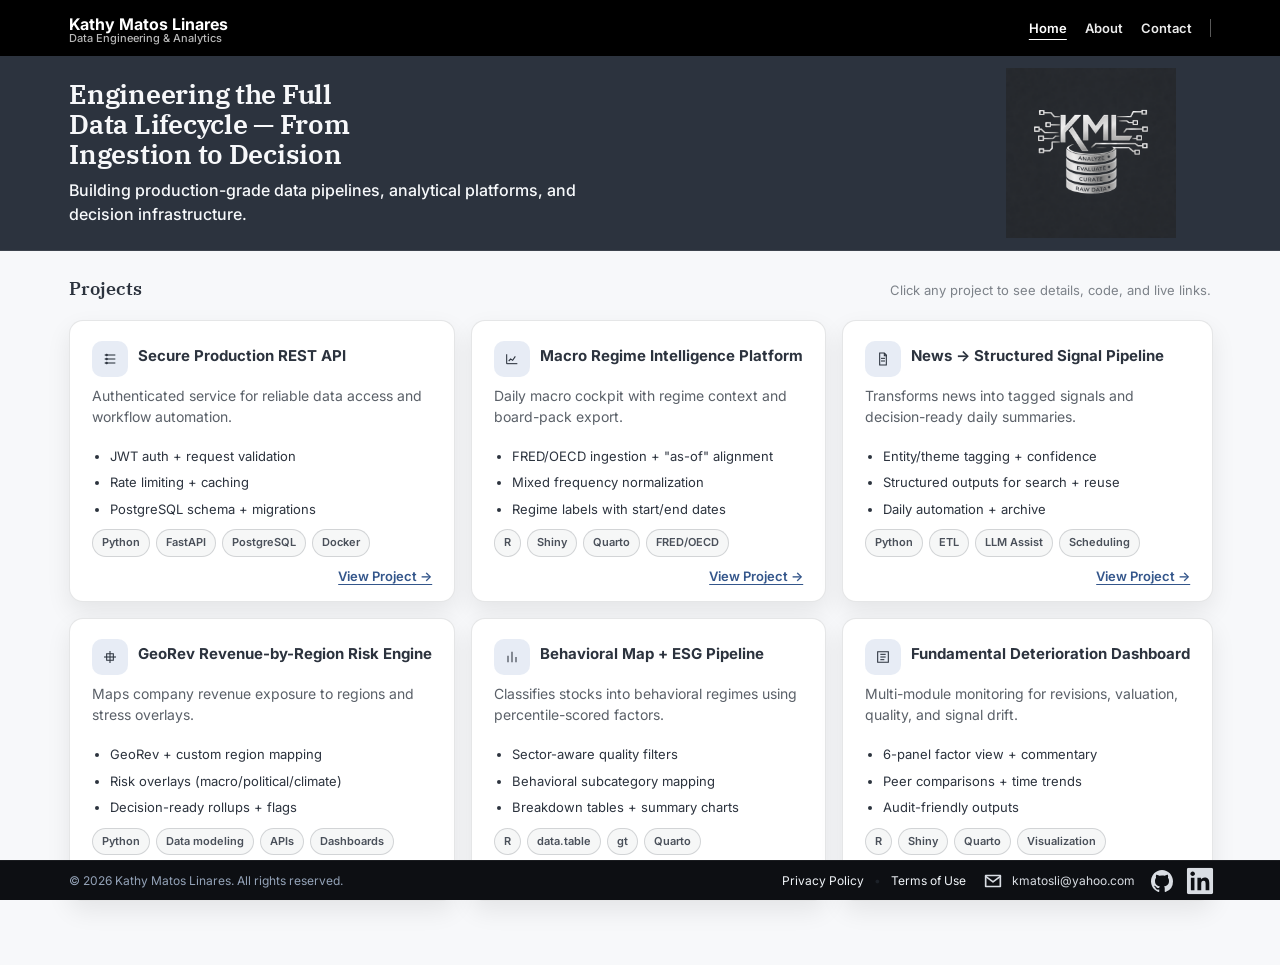
<file: index.html>
<!doctype html>
<html lang="en">
  <head>
    <meta charset="UTF-8" />
    <meta name="viewport" content="width=device-width, initial-scale=1.0" />
    <meta
      name="description"
      content="Portfolio landing page showcasing data engineering, analytics infrastructure, and quantitative systems."
    />
    <title>Kathy Matos Linares | Data Engineering & Analytics</title>

    <link rel="preconnect" href="https://fonts.googleapis.com" />
    <link rel="preconnect" href="https://fonts.gstatic.com" crossorigin />
    <link
      href="https://fonts.googleapis.com/css2?family=Inter:wght@400;500;600;700&family=IBM+Plex+Serif:wght@400;500;600&display=swap"
      rel="stylesheet"
    />

    <link rel="stylesheet" href="css/base.css" />
    <link rel="stylesheet" href="css/layout.css" />
    <link rel="stylesheet" href="css/components/footer.css" />
    <link rel="stylesheet" href="css/components/header.css" />
    <link rel="stylesheet" href="css/components/hero.css" />
    <link rel="stylesheet" href="css/components/project.css" />
    <link rel="stylesheet" href="css/components/ui.css" />
    <link rel="stylesheet" href="css/pages.css" />
    <link rel="stylesheet" href="css/responsive.css" />

    <style>
      /* ============================================================
         PROJECTS SECTION HEADING
         ============================================================ */
      .projects-heading {
        display: flex;
        align-items: baseline;
        justify-content: space-between;
        margin-bottom: 16px;
      }

      .projects-heading h2 {
        font-family: var(--font-serif);
        font-weight: 600;
        font-size: 18px;
        color: var(--k-ink);
        margin: 0;
      }

      .projects-heading p {
        font-family: var(--font-sans);
        font-size: 13px;
        color: rgba(44, 51, 62, 0.6);
        margin: 0;
      }

      /* ============================================================
         PROJECTS GRID — 3 columns, wraps to 2 rows for 6 cards
         ============================================================ */
      .projects-grid {
        display: grid;
        grid-template-columns: repeat(3, minmax(0, 1fr));
        gap: 14px;
        align-items: start;
      }

      @media (max-width: 900px) {
        .projects-grid {
          grid-template-columns: repeat(2, minmax(0, 1fr));
        }
      }

      @media (max-width: 600px) {
        .projects-grid {
          grid-template-columns: 1fr;
        }
      }

      /* ============================================================
         MODAL OVERLAY
         ============================================================ */
      .modal-overlay {
        position: fixed;
        inset: 0;
        background: rgba(0, 0, 0, 0.55);
        z-index: 1000;
        display: flex;
        align-items: center;
        justify-content: center;
        padding: 24px;
        opacity: 0;
        pointer-events: none;
        transition: opacity 0.2s ease;
      }

      .modal-overlay.is-open {
        opacity: 1;
        pointer-events: all;
      }

      .modal {
        background: #fff;
        border-radius: 20px;
        width: 100%;
        max-width: 640px;
        max-height: 90vh;
        overflow-y: auto;
        box-shadow: 0 24px 64px rgba(0, 0, 0, 0.22);
        transform: translateY(12px);
        transition: transform 0.22s ease;
      }

      .modal-overlay.is-open .modal {
        transform: translateY(0);
      }

      /* Modal image placeholder */
      .modal-img {
        width: 100%;
        height: 200px;
        object-fit: cover;
        border-radius: 20px 20px 0 0;
        display: block;
        background: linear-gradient(135deg, #2c333e 0%, #34568b 100%);
      }

      .modal-img-placeholder {
        width: 100%;
        height: 200px;
        border-radius: 20px 20px 0 0;
        background: linear-gradient(135deg, #2c333e 0%, #34568b 100%);
        display: flex;
        align-items: center;
        justify-content: center;
        color: rgba(255, 255, 255, 0.4);
        font-family: var(--font-sans);
        font-size: 13px;
      }

      .modal-body {
        padding: 24px;
      }

      .modal-title {
        font-family: var(--font-serif);
        font-weight: 600;
        font-size: 20px;
        color: var(--k-ink);
        margin: 0 0 8px 0;
        line-height: 1.2;
      }

      .modal-stack {
        font-family: var(--font-sans);
        font-size: 12px;
        color: rgba(44, 51, 62, 0.55);
        margin: 0 0 14px 0;
      }

      .modal-desc {
        font-family: var(--font-sans);
        font-size: 14px;
        line-height: 1.65;
        color: rgba(44, 51, 62, 0.82);
        margin: 0 0 16px 0;
      }

      .modal-highlights {
        padding-left: 18px;
        margin: 0 0 20px 0;
        font-family: var(--font-sans);
        font-size: 13px;
        line-height: 1.6;
        color: rgba(44, 51, 62, 0.78);
      }

      .modal-highlights li + li {
        margin-top: 6px;
      }

      .modal-actions {
        display: flex;
        gap: 10px;
        flex-wrap: wrap;
        margin-bottom: 20px;
      }

      .modal-btn {
        display: inline-flex;
        align-items: center;
        gap: 6px;
        padding: 9px 16px;
        border-radius: 10px;
        font-family: var(--font-sans);
        font-weight: 600;
        font-size: 13px;
        text-decoration: none;
        transition:
          opacity 0.15s ease,
          transform 0.15s ease;
      }

      .modal-btn:hover {
        opacity: 0.88;
        transform: translateY(-1px);
      }

      .modal-btn--github {
        background: var(--k-ink);
        color: #fff;
      }

      .modal-btn--app {
        background: var(--k-blue-1);
        color: #fff;
      }

      .modal-btn--disabled {
        background: rgba(44, 51, 62, 0.08);
        color: rgba(44, 51, 62, 0.45);
        cursor: default;
        pointer-events: none;
      }

      .modal-close {
        display: block;
        width: 100%;
        padding: 10px;
        border: 1px solid rgba(44, 51, 62, 0.14);
        border-radius: 10px;
        background: transparent;
        font-family: var(--font-sans);
        font-size: 13px;
        font-weight: 600;
        color: rgba(44, 51, 62, 0.65);
        cursor: pointer;
        transition: background 0.15s ease;
      }

      .modal-close:hover {
        background: rgba(44, 51, 62, 0.05);
      }

      /* Card cursor pointer to signal clickable */
      .project.card {
        cursor: pointer;
      }

      .project.card:focus-visible {
        outline: 2px solid var(--k-blue-1);
        outline-offset: 3px;
      }

      /* ============================================================
         DESKTOP SCROLL OVERRIDE
         layout.css locks html/body overflow:hidden for the original
         single-screen 3-card homepage. With 6 cards in 2 rows the
         page must scroll. Same pattern used on about and resume pages.
         Safe because this <style> block only loads on index.html.
      ============================================================ */
      @media (min-width: 901px) {
        html {
          overflow-y: auto !important;
          height: auto !important;
        }

        body.page-home {
          overflow-y: auto !important;
          height: auto !important;
        }

        body.page-home main {
          height: auto !important;
          overflow: visible !important;
          display: block !important;
          padding-bottom: calc(var(--footer-h) + 24px);
        }

        body.page-home .home-panels {
          flex: unset !important;
          min-height: unset !important;
          overflow: visible !important;
        }

        body.page-home .home-panels-inner {
          height: auto !important;
          display: block !important;
        }

        body.page-home .projects-grid {
          flex: unset !important;
          min-height: unset !important;
          align-items: start !important;
        }

        body.page-home .project.card {
          height: auto !important;
          align-self: start !important;
        }
      }
    </style>
  </head>

  <body class="page-home">
    <header class="site-header" role="banner">
      <nav class="container header-inner" aria-label="Primary Navigation">
        <div class="brand">
          <a class="brand-link" href="index.html" aria-label="Go to Home">
            <span class="brand-name">Kathy Matos Linares</span>
            <span class="brand-subtitle">Data Engineering &amp; Analytics</span>
          </a>
        </div>

        <ul class="navlinks">
          <li><a href="index.html" aria-current="page">Home</a></li>
          <li><a href="about.html">About</a></li>
          <li><a href="contact.html">Contact</a></li>
          <li class="nav-divider" aria-hidden="true"></li>
        </ul>
      </nav>
    </header>

    <main>
      <!-- Hero -->
      <section class="hero" aria-label="Introduction">
        <div class="container hero-inner">
          <div class="hero-text">
            <h1 class="hero-title">
              Engineering the Full Data Lifecycle — From Ingestion to Decision
            </h1>
            <p class="hero-subtitle">
              Building production-grade data pipelines, analytical platforms,
              and decision infrastructure.
            </p>
          </div>
          <div class="hero-visual" aria-label="Logo">
            <img
              class="hero-logo"
              src="assets/images/kml_logo.png"
              alt="Kathy Matos Linares logo"
            />
          </div>
        </div>
      </section>

      <!-- Projects -->
      <section class="home-panels" aria-label="Projects">
        <div class="container home-panels-inner">
          <div class="projects-heading">
            <h2>Projects</h2>
            <p>Click any project to see details, code, and live links.</p>
          </div>

          <div class="projects-grid">
            <!-- Card 1: REST API -->
            <article
              class="project card"
              role="button"
              tabindex="0"
              aria-label="View Secure Production REST API details"
              onclick="openModal('api')"
              onkeydown="
                if (event.key === 'Enter' || event.key === ' ')
                  openModal('api');
              "
            >
              <div class="project-head">
                <div class="project-icon" aria-hidden="true">
                  <svg viewBox="0 0 24 24">
                    <path d="M4 6h16"></path>
                    <path d="M4 12h16"></path>
                    <path d="M4 18h16"></path>
                    <circle cx="7" cy="6" r="1"></circle>
                    <circle cx="7" cy="12" r="1"></circle>
                    <circle cx="7" cy="18" r="1"></circle>
                  </svg>
                </div>
                <h3 class="project-title">Secure Production REST API</h3>
              </div>
              <p class="project-identity">
                Authenticated service for reliable data access and workflow
                automation.
              </p>
              <ul class="project-highlights">
                <li>JWT auth + request validation</li>
                <li>Rate limiting + caching</li>
                <li>PostgreSQL schema + migrations</li>
              </ul>
              <ul class="project-tags" aria-label="Tech stack">
                <li class="tag">Python</li>
                <li class="tag">FastAPI</li>
                <li class="tag">PostgreSQL</li>
                <li class="tag">Docker</li>
              </ul>
              <span class="project-cta">View Project →</span>
            </article>

            <!-- Card 2: Macro Dashboard -->
            <article
              class="project card"
              role="button"
              tabindex="0"
              aria-label="View Macro Regime Intelligence Platform details"
              onclick="openModal('macro')"
              onkeydown="
                if (event.key === 'Enter' || event.key === ' ')
                  openModal('macro');
              "
            >
              <div class="project-head">
                <div class="project-icon" aria-hidden="true">
                  <svg viewBox="0 0 24 24">
                    <path d="M4 19V5"></path>
                    <path d="M4 19h16"></path>
                    <path d="M7 15l3-3 3 2 4-6"></path>
                  </svg>
                </div>
                <h3 class="project-title">
                  Macro Regime Intelligence Platform
                </h3>
              </div>
              <p class="project-identity">
                Daily macro cockpit with regime context and board-pack export.
              </p>
              <ul class="project-highlights">
                <li>FRED/OECD ingestion + "as-of" alignment</li>
                <li>Mixed frequency normalization</li>
                <li>Regime labels with start/end dates</li>
              </ul>
              <ul class="project-tags" aria-label="Tech stack">
                <li class="tag">R</li>
                <li class="tag">Shiny</li>
                <li class="tag">Quarto</li>
                <li class="tag">FRED/OECD</li>
              </ul>
              <span class="project-cta">View Project →</span>
            </article>

            <!-- Card 3: Signal Pipeline -->
            <article
              class="project card"
              role="button"
              tabindex="0"
              aria-label="View News Signal Pipeline details"
              onclick="openModal('signal')"
              onkeydown="
                if (event.key === 'Enter' || event.key === ' ')
                  openModal('signal');
              "
            >
              <div class="project-head">
                <div class="project-icon" aria-hidden="true">
                  <svg viewBox="0 0 24 24">
                    <path d="M7 3h7l3 3v15H7V3z"></path>
                    <path d="M14 3v4h4"></path>
                    <path d="M9 11h6"></path>
                    <path d="M9 15h6"></path>
                  </svg>
                </div>
                <h3 class="project-title">News → Structured Signal Pipeline</h3>
              </div>
              <p class="project-identity">
                Transforms news into tagged signals and decision-ready daily
                summaries.
              </p>
              <ul class="project-highlights">
                <li>Entity/theme tagging + confidence</li>
                <li>Structured outputs for search + reuse</li>
                <li>Daily automation + archive</li>
              </ul>
              <ul class="project-tags" aria-label="Tech stack">
                <li class="tag">Python</li>
                <li class="tag">ETL</li>
                <li class="tag">LLM Assist</li>
                <li class="tag">Scheduling</li>
              </ul>
              <span class="project-cta">View Project →</span>
            </article>

            <!-- Card 4: GeoRev -->
            <article
              class="project card"
              role="button"
              tabindex="0"
              aria-label="View GeoRev Risk Engine details"
              onclick="openModal('georev')"
              onkeydown="
                if (event.key === 'Enter' || event.key === ' ')
                  openModal('georev');
              "
            >
              <div class="project-head">
                <div class="project-icon" aria-hidden="true">
                  <svg viewBox="0 0 24 24">
                    <path d="M3 12h18"></path>
                    <path d="M12 3v18"></path>
                    <path d="M7 7h10v10H7z"></path>
                  </svg>
                </div>
                <h3 class="project-title">
                  GeoRev Revenue-by-Region Risk Engine
                </h3>
              </div>
              <p class="project-identity">
                Maps company revenue exposure to regions and stress overlays.
              </p>
              <ul class="project-highlights">
                <li>GeoRev + custom region mapping</li>
                <li>Risk overlays (macro/political/climate)</li>
                <li>Decision-ready rollups + flags</li>
              </ul>
              <ul class="project-tags" aria-label="Tech stack">
                <li class="tag">Python</li>
                <li class="tag">Data modeling</li>
                <li class="tag">APIs</li>
                <li class="tag">Dashboards</li>
              </ul>
              <span class="project-cta">View Project →</span>
            </article>

            <!-- Card 5: ESG -->
            <article
              class="project card"
              role="button"
              tabindex="0"
              aria-label="View Behavioral Map ESG Pipeline details"
              onclick="openModal('esg')"
              onkeydown="
                if (event.key === 'Enter' || event.key === ' ')
                  openModal('esg');
              "
            >
              <div class="project-head">
                <div class="project-icon" aria-hidden="true">
                  <svg viewBox="0 0 24 24">
                    <path d="M6 20V10"></path>
                    <path d="M12 20V4"></path>
                    <path d="M18 20v-8"></path>
                  </svg>
                </div>
                <h3 class="project-title">Behavioral Map + ESG Pipeline</h3>
              </div>
              <p class="project-identity">
                Classifies stocks into behavioral regimes using
                percentile-scored factors.
              </p>
              <ul class="project-highlights">
                <li>Sector-aware quality filters</li>
                <li>Behavioral subcategory mapping</li>
                <li>Breakdown tables + summary charts</li>
              </ul>
              <ul class="project-tags" aria-label="Tech stack">
                <li class="tag">R</li>
                <li class="tag">data.table</li>
                <li class="tag">gt</li>
                <li class="tag">Quarto</li>
              </ul>
              <span class="project-cta">View Project →</span>
            </article>

            <!-- Card 6: Deterioration Dashboard -->
            <article
              class="project card"
              role="button"
              tabindex="0"
              aria-label="View Fundamental Deterioration Dashboard details"
              onclick="openModal('deterioration')"
              onkeydown="
                if (event.key === 'Enter' || event.key === ' ')
                  openModal('deterioration');
              "
            >
              <div class="project-head">
                <div class="project-icon" aria-hidden="true">
                  <svg viewBox="0 0 24 24">
                    <path d="M4 4h16v16H4z"></path>
                    <path d="M8 8h8"></path>
                    <path d="M8 12h8"></path>
                    <path d="M8 16h6"></path>
                  </svg>
                </div>
                <h3 class="project-title">
                  Fundamental Deterioration Dashboard
                </h3>
              </div>
              <p class="project-identity">
                Multi-module monitoring for revisions, valuation, quality, and
                signal drift.
              </p>
              <ul class="project-highlights">
                <li>6-panel factor view + commentary</li>
                <li>Peer comparisons + time trends</li>
                <li>Audit-friendly outputs</li>
              </ul>
              <ul class="project-tags" aria-label="Tech stack">
                <li class="tag">R</li>
                <li class="tag">Shiny</li>
                <li class="tag">Quarto</li>
                <li class="tag">Visualization</li>
              </ul>
              <span class="project-cta">View Project →</span>
            </article>
          </div>
        </div>
      </section>
    </main>

    <!-- ============================================================
         MODAL OVERLAY
         One modal, content swapped by JS per project.
         To add real links later: update the githubUrl and appUrl
         values in the projects object in the <script> below.
    ============================================================ -->
    <div
      class="modal-overlay"
      id="modalOverlay"
      role="dialog"
      aria-modal="true"
      aria-labelledby="modalTitle"
      onclick="handleOverlayClick(event)"
    >
      <div class="modal" id="modal">
        <div class="modal-img-placeholder" id="modalImgWrap">
          <span>Screenshot coming soon</span>
        </div>
        <div class="modal-body">
          <h2 class="modal-title" id="modalTitle"></h2>
          <p class="modal-stack" id="modalStack"></p>
          <p class="modal-desc" id="modalDesc"></p>
          <ul class="modal-highlights" id="modalHighlights"></ul>
          <div class="modal-actions" id="modalActions"></div>
          <button class="modal-close" onclick="closeModal()">Close</button>
        </div>
      </div>
    </div>

    <footer class="site-footer">
      <div class="container">
        <div class="footer-inner">
          <div class="footer-left">
            <p>© 2026 Kathy Matos Linares. All rights reserved.</p>
          </div>
          <div class="footer-right">
            <nav class="footer-legal" aria-label="Legal">
              <a class="footer-link" href="privacy.html">Privacy Policy</a>
              <span class="footer-dot" aria-hidden="true">•</span>
              <a class="footer-link" href="terms.html">Terms of Use</a>
            </nav>
            <a
              href="mailto:kmatosli@yahoo.com"
              class="email-link"
              aria-label="Email Kathy"
            >
              <svg
                viewBox="0 0 24 24"
                width="22"
                height="22"
                fill="none"
                stroke="currentColor"
                stroke-width="1.8"
                stroke-linecap="round"
                stroke-linejoin="round"
                aria-hidden="true"
              >
                <path d="M4 6h16v12H4z"></path>
                <path d="M4 7l8 6 8-6"></path>
              </svg>
              <span>kmatosli@yahoo.com</span>
            </a>
            <a
              href="https://github.com/kmatosli"
              target="_blank"
              rel="noreferrer"
              aria-label="GitHub Profile"
              class="footer-icon"
            >
              <svg
                viewBox="0 0 24 24"
                width="22"
                height="22"
                fill="currentColor"
                aria-hidden="true"
              >
                <path
                  d="M12 2C6.477 2 2 6.596 2 12.253c0 4.524 2.865 8.363 6.839 9.717.5.094.682-.22.682-.485 0-.24-.008-.874-.013-1.714-2.781.62-3.369-1.372-3.369-1.372-.454-1.18-1.11-1.494-1.11-1.494-.907-.636.069-.623.069-.623 1.003.072 1.53 1.055 1.53 1.055.893 1.564 2.344 1.113 2.915.85.09-.664.35-1.113.636-1.37-2.221-.26-4.555-1.138-4.555-5.063 0-1.118.39-2.032 1.029-2.748-.104-.262-.446-1.316.098-2.742 0 0 .84-.275 2.75 1.05a9.19 9.19 0 0 1 2.504-.35c.85.004 1.706.12 2.504.35 1.91-1.325 2.748-1.05 2.748-1.05.545 1.426.203 2.48.1 2.742.64.716 1.028 1.63 1.028 2.748 0 3.934-2.338 4.8-4.566 5.055.36.322.681.955.681 1.927 0 1.39-.012 2.512-.012 2.854 0 .268.18.584.688.485A10.27 10.27 0 0 0 22 12.253C22 6.596 17.523 2 12 2z"
                ></path>
              </svg>
            </a>
            <a
              href="https://www.linkedin.com/in/kathy-matos-070802/"
              target="_blank"
              rel="noreferrer"
              aria-label="LinkedIn Profile"
              class="footer-icon"
            >
              <svg
                viewBox="0 0 24 24"
                width="22"
                height="22"
                fill="currentColor"
                aria-hidden="true"
              >
                <path
                  d="M20.447 20.452H17.1v-5.569c0-1.328-.027-3.037-1.852-3.037-1.853 0-2.136 1.445-2.136 2.939v5.667H9.655V9h3.214v1.561h.046c.477-.9 1.637-1.85 3.37-1.85 3.401 0 4.167 2.37 4.167 5.455v6.286zM5.337 7.433c-1.144 0-2.063-.926-2.063-2.065 0-1.138.92-2.063 2.063-2.063 1.14 0 2.064.925 2.064 2.063 0 1.139-.925 2.065-2.064 2.065zM6.956 20.452H3.717V9h3.239v11.452zM22.225 0H1.771C.792 0 0 .774 0 1.727v20.545C0 23.227.792 24 1.771 24h20.451C23.2 24 24 23.227 24 22.273V1.727C24 .774 23.2 0 22.222 0h.003z"
                ></path>
              </svg>
            </a>
          </div>
        </div>
      </div>
    </footer>

    <script>
      // ============================================================
      // PROJECT DATA
      // To add real links: replace the '#' values with your URLs.
      // To add a screenshot: replace the imgSrc null with a path
      //   e.g. imgSrc: 'assets/images/api-screenshot.png'
      // ============================================================
      const projects = {
        api: {
          title: "Secure Production REST API",
          stack: "Python · FastAPI · PostgreSQL · Docker · JWT",
          desc: "An authenticated REST service built for reliable data access and workflow automation. Designed with production constraints in mind — rate limiting, request validation, and structured error handling keep the service stable under load.",
          highlights: [
            "JWT authentication + request validation on all endpoints",
            "Rate limiting + response caching for performance",
            "PostgreSQL schema with migrations for reproducible deployments",
            "Containerized with Docker for consistent local and cloud environments",
          ],
          githubUrl: "#",
          appUrl: null,
          imgSrc: null,
        },
        macro: {
          title: "Macro Regime Intelligence Platform",
          stack: "R · Shiny · Quarto · FRED API · OECD API",
          desc: "A daily macro cockpit that ingests economic data from FRED and OECD, normalizes across mixed frequencies, and classifies the current macro regime. Built for investment decision-making — outputs include regime labels with start/end dates and board-pack exports.",
          highlights: [
            'FRED + OECD ingestion with "as-of" date alignment',
            "Mixed-frequency normalization across indicators",
            "Regime classification with labeled start/end periods",
            "Board-pack export for investment review meetings",
          ],
          githubUrl: "#",
          appUrl: null,
          imgSrc: null,
        },
        signal: {
          title: "News → Structured Signal Pipeline",
          stack: "Python · ETL · LLM-assisted tagging · Scheduling",
          desc: "An automated pipeline that transforms raw news into structured, tagged signals. Entity and theme extraction with confidence scoring produces outputs that are searchable, reusable, and decision-ready — delivered on a daily schedule with a full archive.",
          highlights: [
            "Entity + theme tagging with confidence scores",
            "Structured outputs designed for search and downstream reuse",
            "Daily automation with archive for historical review",
            "LLM-assisted classification for consistent signal quality",
          ],
          githubUrl: "#",
          appUrl: null,
          imgSrc: null,
        },
        georev: {
          title: "GeoRev Revenue-by-Region Risk Engine",
          stack: "Python · Data modeling · APIs · Dashboards",
          desc: "Maps company revenue exposure to geographic regions and overlays macro, political, and climate risk signals. Produces decision-ready rollups and flags for portfolio risk review.",
          highlights: [
            "GeoRev data integration with custom region mapping",
            "Risk overlays: macro, political, and climate signals",
            "Decision-ready rollups with risk flags",
            "Dashboard output for portfolio review workflows",
          ],
          githubUrl: "#",
          appUrl: null,
          imgSrc: null,
        },
        esg: {
          title: "Behavioral Map + ESG Pipeline",
          stack: "R · data.table · gt · Quarto",
          desc: "Classifies equities into behavioral regimes using sector-aware, percentile-scored quality and ESG factors. Outputs breakdown tables, summary charts, and audit-ready Quarto reports.",
          highlights: [
            "Sector-aware percentile scoring for quality and ESG factors",
            "Behavioral subcategory mapping across the equity universe",
            "Breakdown tables + summary charts via gt and ggplot2",
            "Audit-friendly Quarto report output",
          ],
          githubUrl: "#",
          appUrl: null,
          imgSrc: null,
        },
        deterioration: {
          title: "Fundamental Deterioration Dashboard",
          stack: "R · Shiny · Quarto · Visualization",
          desc: "A multi-module monitoring system for tracking fundamental deterioration signals across revisions, valuation, quality, and factor drift. Designed for daily investment workflow use with peer comparisons and time-trend views.",
          highlights: [
            "6-panel factor view with inline commentary",
            "Peer comparisons + time-trend analysis",
            "Revision tracking + valuation and quality monitoring",
            "Audit-friendly outputs for investment review",
          ],
          githubUrl: "#",
          appUrl: null,
          imgSrc: null,
        },
      };

      // ============================================================
      // MODAL LOGIC
      // ============================================================
      function openModal(id) {
        const p = projects[id];
        if (!p) return;

        // Image or placeholder
        const imgWrap = document.getElementById("modalImgWrap");
        if (p.imgSrc) {
          imgWrap.innerHTML = `<img class="modal-img" src="${p.imgSrc}" alt="${p.title} screenshot" />`;
        } else {
          imgWrap.innerHTML = `<div class="modal-img-placeholder"><span>Screenshot coming soon</span></div>`;
        }

        document.getElementById("modalTitle").textContent = p.title;
        document.getElementById("modalStack").textContent = p.stack;
        document.getElementById("modalDesc").textContent = p.desc;

        // Highlights
        const ul = document.getElementById("modalHighlights");
        ul.innerHTML = p.highlights.map((h) => `<li>${h}</li>`).join("");

        // Action buttons
        const actions = document.getElementById("modalActions");
        const githubBtn =
          p.githubUrl && p.githubUrl !== "#"
            ? `<a class="modal-btn modal-btn--github" href="${p.githubUrl}" target="_blank" rel="noreferrer">GitHub →</a>`
            : `<span class="modal-btn modal-btn--disabled">GitHub — coming soon</span>`;
        const appBtn = p.appUrl
          ? `<a class="modal-btn modal-btn--app" href="${p.appUrl}" target="_blank" rel="noreferrer">Live App →</a>`
          : `<span class="modal-btn modal-btn--disabled">Live App — coming soon</span>`;
        actions.innerHTML = githubBtn + appBtn;

        // Open
        const overlay = document.getElementById("modalOverlay");
        overlay.classList.add("is-open");
        document.body.style.overflow = "hidden";

        // Focus trap — focus close button
        overlay.querySelector(".modal-close").focus();
      }

      function closeModal() {
        document.getElementById("modalOverlay").classList.remove("is-open");
        document.body.style.overflow = "";
      }

      function handleOverlayClick(e) {
        if (e.target === document.getElementById("modalOverlay")) closeModal();
      }

      // Close on Escape key
      document.addEventListener("keydown", function (e) {
        if (e.key === "Escape") closeModal();
      });
    </script>
  </body>
</html>
</file>
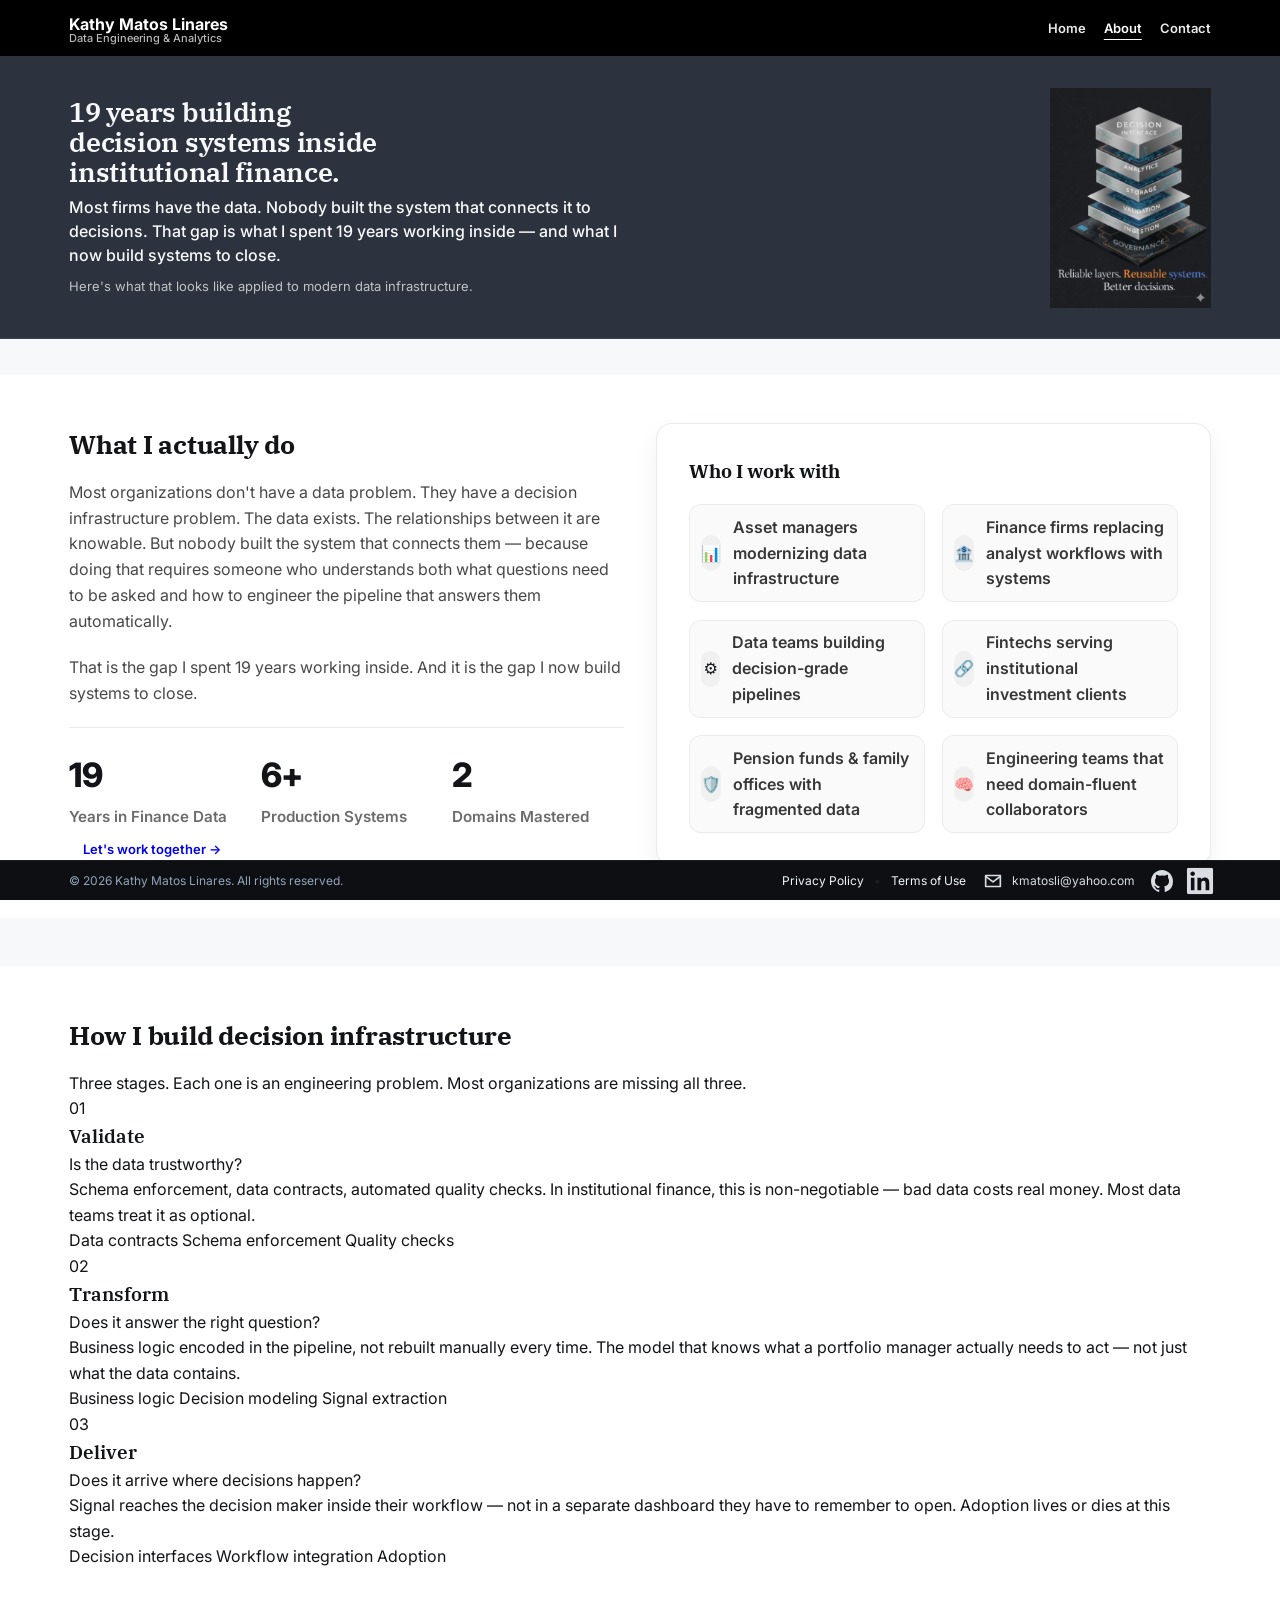
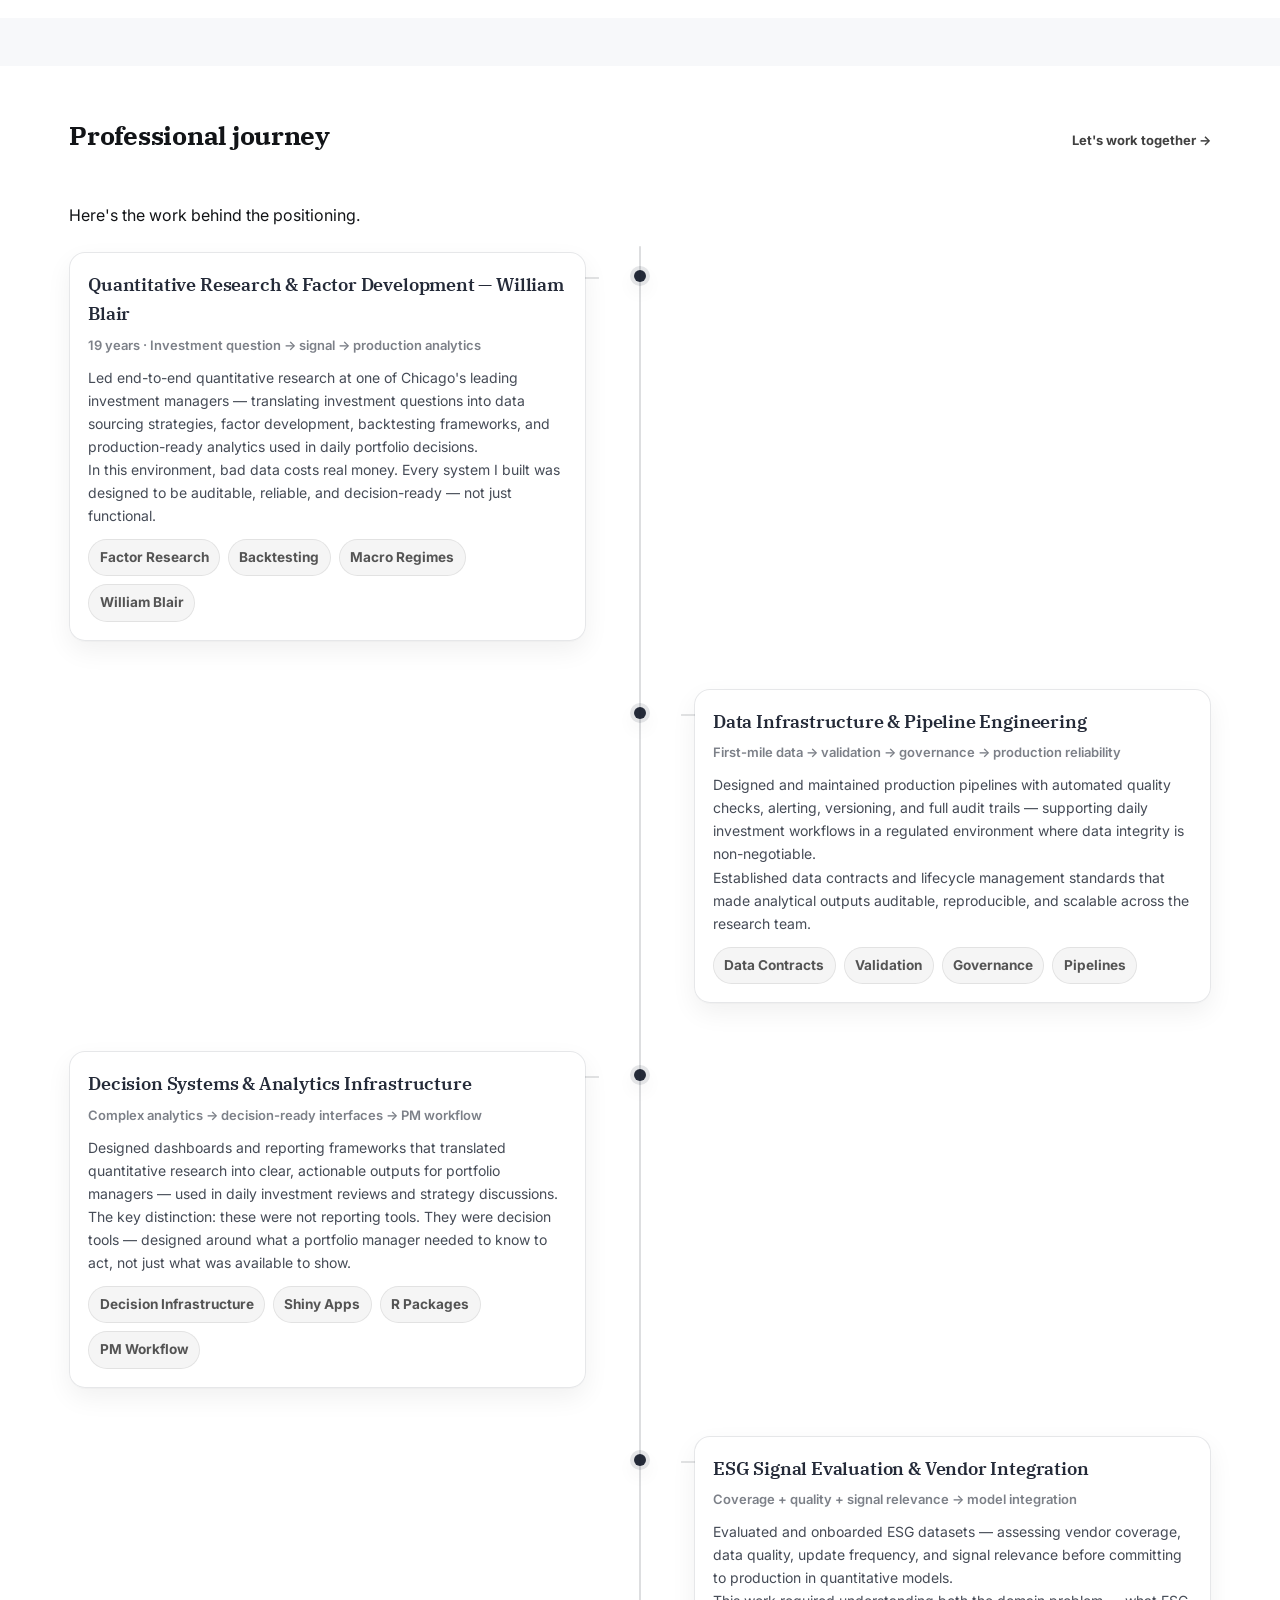
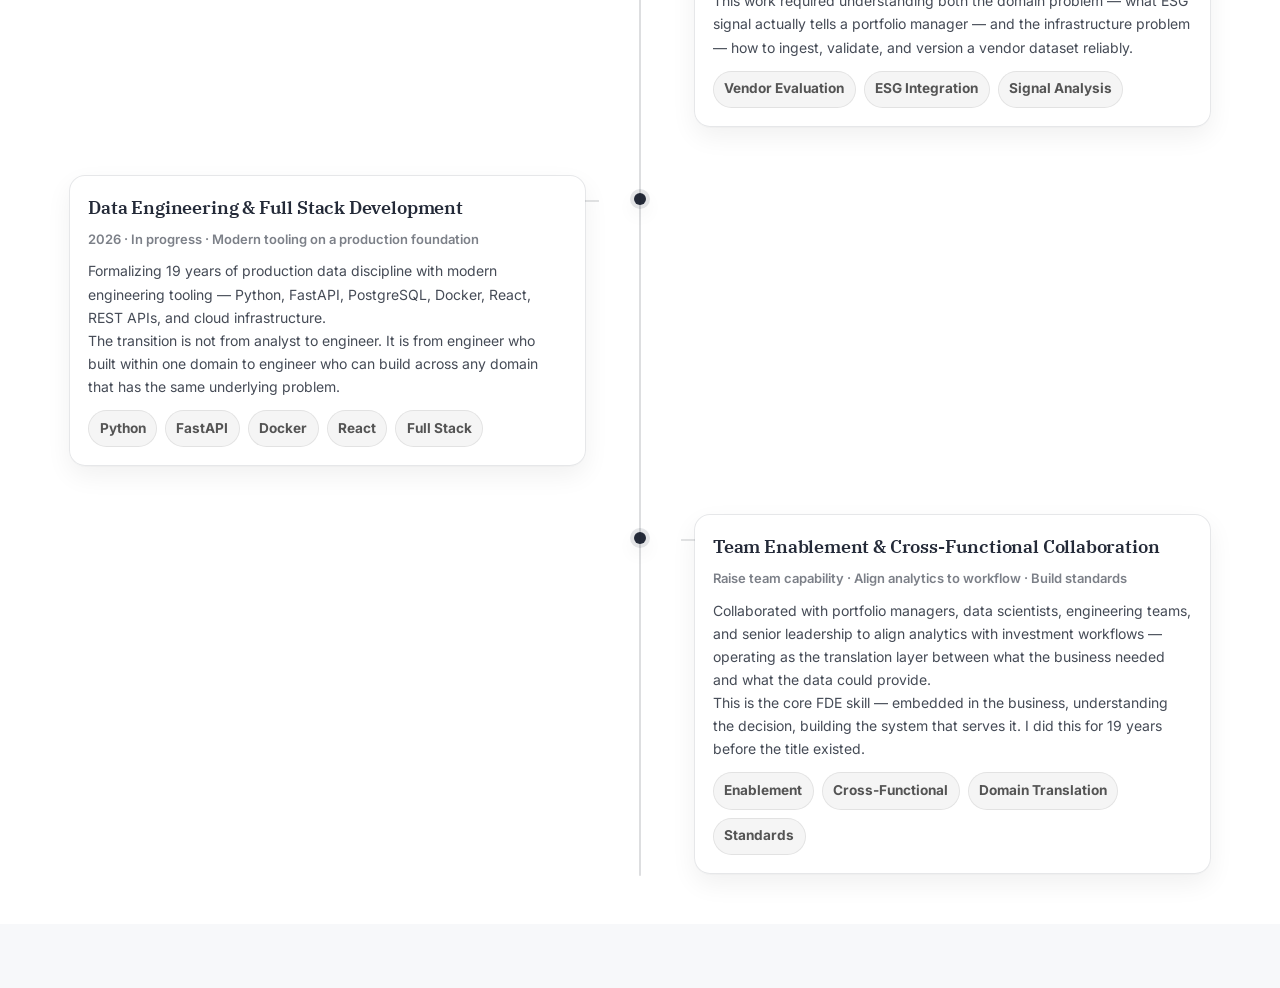
<file: about.html>
<!-- about.html -->
<!doctype html>
<html lang="en">
  <head>
    <meta charset="UTF-8" />
    <meta name="viewport" content="width=device-width, initial-scale=1.0" />
    <title>About | Kathy Matos Linares</title>

    <link rel="preconnect" href="https://fonts.googleapis.com" />
    <link rel="preconnect" href="https://fonts.gstatic.com" crossorigin />
    <link
      href="https://fonts.googleapis.com/css2?family=Inter:wght@400;500;600;700&family=IBM+Plex+Serif:wght@400;500;600&display=swap"
      rel="stylesheet"
    />

    <link rel="stylesheet" href="css/base.css" />
    <link rel="stylesheet" href="css/layout.css" />
    <link rel="stylesheet" href="css/components/architecture.css" />
    <link rel="stylesheet" href="css/pages.css" />
    <link rel="stylesheet" href="css/responsive.css" />
    <link rel="stylesheet" href="css/components/ui.css" />
    <link rel="stylesheet" href="css/components/header.css" />
    <link rel="stylesheet" href="css/components/hero.css" />
    <link rel="stylesheet" href="css/components/project.css" />
    <link rel="stylesheet" href="css/components/timeline.css" />
    <link rel="stylesheet" href="css/components/footer.css" />
    <link rel="stylesheet" href="css/about.css" />
  </head>

  <body class="page-about">
    <header class="site-header" role="banner">
      <nav class="container header-inner" aria-label="Primary Navigation">
        <div class="brand">
          <a class="brand-link" href="index.html" aria-label="Go to Home">
            <span class="brand-name">Kathy Matos Linares</span>
            <span class="brand-subtitle">Data Engineering &amp; Analytics</span>
          </a>
        </div>
        <ul class="navlinks">
          <li><a href="index.html">Home</a></li>
          <li><a href="about.html" aria-current="page">About</a></li>
          <li><a href="contact.html">Contact</a></li>
        </ul>
      </nav>
    </header>

    <main>
      <!-- ============================================================
         HERO
         Left: headline + subtitle
         Right: Engineering Profile stack image
      ============================================================ -->
      <section class="hero" aria-labelledby="hero-title">
        <div class="container hero-inner">
          <div class="hero-text">
            <h1 id="hero-title" class="hero-title">
              19 years building decision systems inside institutional finance.
            </h1>
            <p class="hero-subtitle">
              Most firms have the data. Nobody built the system that connects it
              to decisions. That gap is what I spent 19 years working inside —
              and what I now build systems to close.
            </p>
            <p class="hero-specialization">
              Here's what that looks like applied to modern data infrastructure.
            </p>
          </div>

          <div class="hero-visual" aria-label="Engineering stack">
            <img
              class="hero-logo"
              src="assets/images/Engineering%20Profile%20Logo.png"
              alt="Data engineering stack: Governance, Ingestion, Validation, Storage, Analytics, Decision Interface — reliable layers, reusable systems, better decisions."
            />
          </div>
        </div>
      </section>

      <!-- ============================================================
         WHAT I ACTUALLY DO
      ============================================================ -->
      <section
        class="about-section about-philosophy"
        aria-labelledby="positioning-title"
      >
        <div class="container about-grid">
          <div class="about-col-left">
            <h2 id="positioning-title">What I actually do</h2>

            <p class="about-lede">
              Most organizations don't have a data problem. They have a decision
              infrastructure problem. The data exists. The relationships between
              it are knowable. But nobody built the system that connects them —
              because doing that requires someone who understands both what
              questions need to be asked and how to engineer the pipeline that
              answers them automatically.
            </p>

            <p class="about-lede">
              That is the gap I spent 19 years working inside. And it is the gap
              I now build systems to close.
            </p>

            <div class="about-stats" role="list" aria-label="Key metrics">
              <div class="stat" role="listitem">
                <div class="stat-value">19</div>
                <div class="stat-label">Years in Finance Data</div>
              </div>
              <div class="stat" role="listitem">
                <div class="stat-value">6+</div>
                <div class="stat-label">Production Systems</div>
              </div>
              <div class="stat" role="listitem">
                <div class="stat-value">2</div>
                <div class="stat-label">Domains Mastered</div>
              </div>
            </div>

            <div class="about-primary-cta">
              <a class="btn btn-about-primary" href="contact.html">
                Let's work together →
              </a>
            </div>
          </div>

          <div class="about-col-right">
            <div
              class="card competencies"
              aria-labelledby="who-this-is-for-title"
            >
              <h3 id="who-this-is-for-title">Who I work with</h3>
              <div class="competency-grid">
                <div class="competency">
                  <span class="competency-icon" aria-hidden="true">📊</span>
                  <span class="competency-text"
                    >Asset managers modernizing data infrastructure</span
                  >
                </div>
                <div class="competency">
                  <span class="competency-icon" aria-hidden="true">🏦</span>
                  <span class="competency-text"
                    >Finance firms replacing analyst workflows with
                    systems</span
                  >
                </div>
                <div class="competency">
                  <span class="competency-icon" aria-hidden="true">⚙️</span>
                  <span class="competency-text"
                    >Data teams building decision-grade pipelines</span
                  >
                </div>
                <div class="competency">
                  <span class="competency-icon" aria-hidden="true">🔗</span>
                  <span class="competency-text"
                    >Fintechs serving institutional investment clients</span
                  >
                </div>
                <div class="competency">
                  <span class="competency-icon" aria-hidden="true">🛡️</span>
                  <span class="competency-text"
                    >Pension funds &amp; family offices with fragmented
                    data</span
                  >
                </div>
                <div class="competency">
                  <span class="competency-icon" aria-hidden="true">🧠</span>
                  <span class="competency-text"
                    >Engineering teams that need domain-fluent
                    collaborators</span
                  >
                </div>
              </div>
            </div>
          </div>
        </div>
      </section>

      <!-- ============================================================
         HOW I BUILD IT — three stage workflow
      ============================================================ -->
      <section
        class="about-section about-workflow"
        aria-labelledby="workflow-title"
      >
        <div class="container">
          <div class="about-workflow-header">
            <h2 id="workflow-title">How I build decision infrastructure</h2>
            <p class="about-workflow-subtitle">
              Three stages. Each one is an engineering problem. Most
              organizations are missing all three.
            </p>
          </div>

          <div class="about-workflow-grid" role="list">
            <article class="workflow-card" role="listitem">
              <div class="workflow-card-number">01</div>
              <h3 class="workflow-card-title">Validate</h3>
              <p class="workflow-card-question">Is the data trustworthy?</p>
              <p class="workflow-card-desc">
                Schema enforcement, data contracts, automated quality checks. In
                institutional finance, this is non-negotiable — bad data costs
                real money. Most data teams treat it as optional.
              </p>
              <div class="workflow-card-tags">
                <span class="workflow-tag">Data contracts</span>
                <span class="workflow-tag">Schema enforcement</span>
                <span class="workflow-tag">Quality checks</span>
              </div>
            </article>

            <article
              class="workflow-card workflow-card--featured"
              role="listitem"
            >
              <div class="workflow-card-number workflow-card-number--featured">
                02
              </div>
              <h3 class="workflow-card-title">Transform</h3>
              <p class="workflow-card-question">
                Does it answer the right question?
              </p>
              <p class="workflow-card-desc">
                Business logic encoded in the pipeline, not rebuilt manually
                every time. The model that knows what a portfolio manager
                actually needs to act — not just what the data contains.
              </p>
              <div class="workflow-card-tags">
                <span class="workflow-tag">Business logic</span>
                <span class="workflow-tag">Decision modeling</span>
                <span class="workflow-tag">Signal extraction</span>
              </div>
            </article>

            <article class="workflow-card" role="listitem">
              <div class="workflow-card-number">03</div>
              <h3 class="workflow-card-title">Deliver</h3>
              <p class="workflow-card-question">
                Does it arrive where decisions happen?
              </p>
              <p class="workflow-card-desc">
                Signal reaches the decision maker inside their workflow — not in
                a separate dashboard they have to remember to open. Adoption
                lives or dies at this stage.
              </p>
              <div class="workflow-card-tags">
                <span class="workflow-tag">Decision interfaces</span>
                <span class="workflow-tag">Workflow integration</span>
                <span class="workflow-tag">Adoption</span>
              </div>
            </article>
          </div>
        </div>
      </section>

      <!-- ============================================================
         PROFESSIONAL JOURNEY
      ============================================================ -->
      <section
        class="about-section about-journey"
        aria-labelledby="professional-journey-title"
      >
        <div class="container">
          <div class="section-header">
            <h2 id="professional-journey-title">Professional journey</h2>
            <a class="section-link" href="contact.html"
              >Let's work together →</a
            >
          </div>

          <p class="about-journey-bridge">
            Here's the work behind the positioning.
          </p>

          <div class="timeline" aria-label="Professional capabilities timeline">
            <article class="timeline-item timeline-item--left">
              <div class="timeline-card">
                <h3 class="timeline-role">
                  Quantitative Research &amp; Factor Development — William Blair
                </h3>
                <p class="timeline-meta">
                  19 years · Investment question → signal → production analytics
                </p>
                <p class="timeline-desc">
                  Led end-to-end quantitative research at one of Chicago's
                  leading investment managers — translating investment questions
                  into data sourcing strategies, factor development, backtesting
                  frameworks, and production-ready analytics used in daily
                  portfolio decisions.
                </p>
                <p class="timeline-desc">
                  In this environment, bad data costs real money. Every system I
                  built was designed to be auditable, reliable, and
                  decision-ready — not just functional.
                </p>
                <div class="timeline-tags">
                  <span class="tag">Factor Research</span>
                  <span class="tag">Backtesting</span>
                  <span class="tag">Macro Regimes</span>
                  <span class="tag">William Blair</span>
                </div>
              </div>
            </article>

            <article class="timeline-item timeline-item--right">
              <div class="timeline-card">
                <h3 class="timeline-role">
                  Data Infrastructure &amp; Pipeline Engineering
                </h3>
                <p class="timeline-meta">
                  First-mile data → validation → governance → production
                  reliability
                </p>
                <p class="timeline-desc">
                  Designed and maintained production pipelines with automated
                  quality checks, alerting, versioning, and full audit trails —
                  supporting daily investment workflows in a regulated
                  environment where data integrity is non-negotiable.
                </p>
                <p class="timeline-desc">
                  Established data contracts and lifecycle management standards
                  that made analytical outputs auditable, reproducible, and
                  scalable across the research team.
                </p>
                <div class="timeline-tags">
                  <span class="tag">Data Contracts</span>
                  <span class="tag">Validation</span>
                  <span class="tag">Governance</span>
                  <span class="tag">Pipelines</span>
                </div>
              </div>
            </article>

            <article class="timeline-item timeline-item--left">
              <div class="timeline-card">
                <h3 class="timeline-role">
                  Decision Systems &amp; Analytics Infrastructure
                </h3>
                <p class="timeline-meta">
                  Complex analytics → decision-ready interfaces → PM workflow
                </p>
                <p class="timeline-desc">
                  Designed dashboards and reporting frameworks that translated
                  quantitative research into clear, actionable outputs for
                  portfolio managers — used in daily investment reviews and
                  strategy discussions.
                </p>
                <p class="timeline-desc">
                  The key distinction: these were not reporting tools. They were
                  decision tools — designed around what a portfolio manager
                  needed to know to act, not just what was available to show.
                </p>
                <div class="timeline-tags">
                  <span class="tag">Decision Infrastructure</span>
                  <span class="tag">Shiny Apps</span>
                  <span class="tag">R Packages</span>
                  <span class="tag">PM Workflow</span>
                </div>
              </div>
            </article>

            <article class="timeline-item timeline-item--right">
              <div class="timeline-card">
                <h3 class="timeline-role">
                  ESG Signal Evaluation &amp; Vendor Integration
                </h3>
                <p class="timeline-meta">
                  Coverage + quality + signal relevance → model integration
                </p>
                <p class="timeline-desc">
                  Evaluated and onboarded ESG datasets — assessing vendor
                  coverage, data quality, update frequency, and signal relevance
                  before committing to production in quantitative models.
                </p>
                <p class="timeline-desc">
                  This work required understanding both the domain problem —
                  what ESG signal actually tells a portfolio manager — and the
                  infrastructure problem — how to ingest, validate, and version
                  a vendor dataset reliably.
                </p>
                <div class="timeline-tags">
                  <span class="tag">Vendor Evaluation</span>
                  <span class="tag">ESG Integration</span>
                  <span class="tag">Signal Analysis</span>
                </div>
              </div>
            </article>

            <article class="timeline-item timeline-item--left">
              <div class="timeline-card">
                <h3 class="timeline-role">
                  Data Engineering &amp; Full Stack Development
                </h3>
                <p class="timeline-meta">
                  2026 · In progress · Modern tooling on a production foundation
                </p>
                <p class="timeline-desc">
                  Formalizing 19 years of production data discipline with modern
                  engineering tooling — Python, FastAPI, PostgreSQL, Docker,
                  React, REST APIs, and cloud infrastructure.
                </p>
                <p class="timeline-desc">
                  The transition is not from analyst to engineer. It is from
                  engineer who built within one domain to engineer who can build
                  across any domain that has the same underlying problem.
                </p>
                <div class="timeline-tags">
                  <span class="tag">Python</span>
                  <span class="tag">FastAPI</span>
                  <span class="tag">Docker</span>
                  <span class="tag">React</span>
                  <span class="tag">Full Stack</span>
                </div>
              </div>
            </article>

            <article class="timeline-item timeline-item--right">
              <div class="timeline-card">
                <h3 class="timeline-role">
                  Team Enablement &amp; Cross-Functional Collaboration
                </h3>
                <p class="timeline-meta">
                  Raise team capability · Align analytics to workflow · Build
                  standards
                </p>
                <p class="timeline-desc">
                  Collaborated with portfolio managers, data scientists,
                  engineering teams, and senior leadership to align analytics
                  with investment workflows — operating as the translation layer
                  between what the business needed and what the data could
                  provide.
                </p>
                <p class="timeline-desc">
                  This is the core FDE skill — embedded in the business,
                  understanding the decision, building the system that serves
                  it. I did this for 19 years before the title existed.
                </p>
                <div class="timeline-tags">
                  <span class="tag">Enablement</span>
                  <span class="tag">Cross-Functional</span>
                  <span class="tag">Domain Translation</span>
                  <span class="tag">Standards</span>
                </div>
              </div>
            </article>
          </div>
        </div>
      </section>
    </main>

    <footer class="site-footer">
      <div class="container">
        <div class="footer-inner">
          <div class="footer-left">
            <p>© 2026 Kathy Matos Linares. All rights reserved.</p>
          </div>
          <div class="footer-right">
            <nav class="footer-legal" aria-label="Legal">
              <a class="footer-link" href="privacy.html">Privacy Policy</a>
              <span class="footer-dot" aria-hidden="true">•</span>
              <a class="footer-link" href="terms.html">Terms of Use</a>
            </nav>
            <a
              href="mailto:kmatosli@yahoo.com"
              class="email-link"
              aria-label="Email Kathy"
            >
              <svg
                viewBox="0 0 24 24"
                width="22"
                height="22"
                fill="none"
                stroke="currentColor"
                stroke-width="1.8"
                stroke-linecap="round"
                stroke-linejoin="round"
                aria-hidden="true"
              >
                <path d="M4 6h16v12H4z"></path>
                <path d="M4 7l8 6 8-6"></path>
              </svg>
              <span>kmatosli@yahoo.com</span>
            </a>
            <a
              href="https://github.com/kmatosli"
              target="_blank"
              rel="noreferrer"
              aria-label="GitHub Profile"
              class="footer-icon"
            >
              <svg
                viewBox="0 0 24 24"
                width="22"
                height="22"
                fill="currentColor"
                aria-hidden="true"
              >
                <path
                  d="M12 2C6.477 2 2 6.596 2 12.253c0 4.524 2.865 8.363 6.839 9.717.5.094.682-.22.682-.485 0-.24-.008-.874-.013-1.714-2.781.62-3.369-1.372-3.369-1.372-.454-1.18-1.11-1.494-1.11-1.494-.907-.636.069-.623.069-.623 1.003.072 1.53 1.055 1.53 1.055.893 1.564 2.344 1.113 2.915.85.09-.664.35-1.113.636-1.37-2.221-.26-4.555-1.138-4.555-5.063 0-1.118.39-2.032 1.029-2.748-.104-.262-.446-1.316.098-2.742 0 0 .84-.275 2.75 1.05a9.19 9.19 0 0 1 2.504-.35c.85.004 1.706.12 2.504.35 1.91-1.325 2.748-1.05 2.748-1.05.545 1.426.203 2.48.1 2.742.64.716 1.028 1.63 1.028 2.748 0 3.934-2.338 4.8-4.566 5.055.36.322.681.955.681 1.927 0 1.39-.012 2.512-.012 2.854 0 .268.18.584.688.485A10.27 10.27 0 0 0 22 12.253C22 6.596 17.523 2 12 2z"
                ></path>
              </svg>
            </a>
            <a
              href="https://www.linkedin.com/in/kathy-matos-070802/"
              target="_blank"
              rel="noreferrer"
              aria-label="LinkedIn Profile"
              class="footer-icon"
            >
              <svg
                viewBox="0 0 24 24"
                width="22"
                height="22"
                fill="currentColor"
                aria-hidden="true"
              >
                <path
                  d="M20.447 20.452H17.1v-5.569c0-1.328-.027-3.037-1.852-3.037-1.853 0-2.136 1.445-2.136 2.939v5.667H9.655V9h3.214v1.561h.046c.477-.9 1.637-1.85 3.37-1.85 3.401 0 4.167 2.37 4.167 5.455v6.286zM5.337 7.433c-1.144 0-2.063-.926-2.063-2.065 0-1.138.92-2.063 2.063-2.063 1.14 0 2.064.925 2.064 2.063 0 1.139-.925 2.065-2.064 2.065zM6.956 20.452H3.717V9h3.239v11.452zM22.225 0H1.771C.792 0 0 .774 0 1.727v20.545C0 23.227.792 24 1.771 24h20.451C23.2 24 24 23.227 24 22.273V1.727C24 .774 23.2 0 22.222 0h.003z"
                ></path>
              </svg>
            </a>
          </div>
        </div>
      </div>
    </footer>
  </body>
</html>
</file>
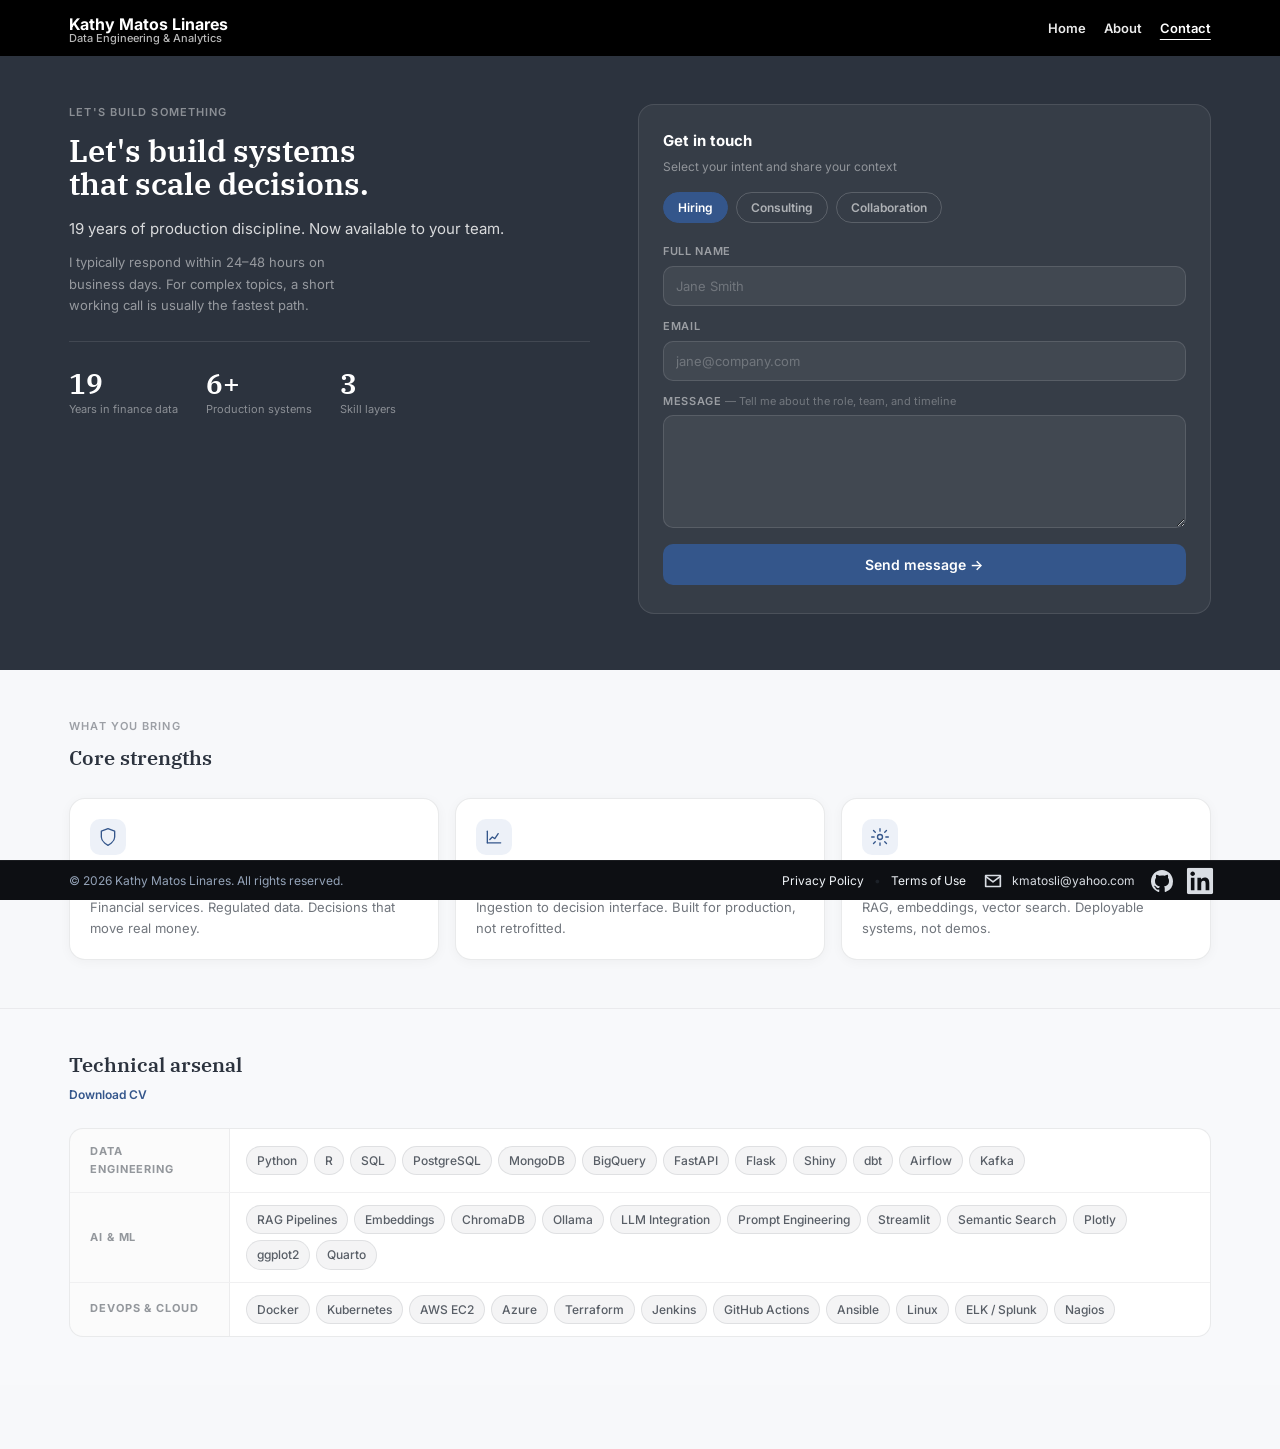
<file: contact.html>
<!doctype html>
<html lang="en">
  <head>
    <meta charset="UTF-8" />
    <meta name="viewport" content="width=device-width, initial-scale=1.0" />
    <title>Contact | Kathy Matos Linares</title>

    <link rel="preconnect" href="https://fonts.googleapis.com" />
    <link rel="preconnect" href="https://fonts.gstatic.com" crossorigin />
    <link
      href="https://fonts.googleapis.com/css2?family=Inter:wght@400;500;600;700&family=IBM+Plex+Serif:wght@400;500;600&display=swap"
      rel="stylesheet"
    />

    <link rel="stylesheet" href="css/base.css" />
    <link rel="stylesheet" href="css/layout.css" />
    <link rel="stylesheet" href="css/pages.css" />
    <link rel="stylesheet" href="css/responsive.css" />
    <link rel="stylesheet" href="css/components/footer.css" />
    <link rel="stylesheet" href="css/components/header.css" />
    <link rel="stylesheet" href="css/components/ui.css" />
    <link rel="stylesheet" href="css/contact.css" />
  </head>

  <body class="page-contact">
    <header class="site-header" role="banner">
      <nav class="container header-inner" aria-label="Primary Navigation">
        <div class="brand">
          <a class="brand-link" href="index.html" aria-label="Go to Home">
            <span class="brand-name">Kathy Matos Linares</span>
            <span class="brand-subtitle">Data Engineering &amp; Analytics</span>
          </a>
        </div>
        <ul class="navlinks">
          <li><a href="index.html">Home</a></li>
          <li><a href="about.html">About</a></li>
          <li><a href="contact.html" aria-current="page">Contact</a></li>
        </ul>
      </nav>
    </header>

    <main>
      <!-- ============================================================
           ABOVE THE FOLD — dark panel, form is the hero
      ============================================================ -->
      <section class="contact-fold" aria-label="Get in touch">
        <div class="container contact-fold__inner">
          <!-- Left: tight positioning -->
          <div class="contact-fold__left">
            <p class="contact-fold__kicker">Let's build something</p>
            <h1 class="contact-fold__heading">
              Let's build systems that scale decisions.
            </h1>
            <p class="contact-fold__body">
              19 years of production discipline. Now available to your team.
            </p>
            <p class="contact-fold__response">
              I typically respond within 24–48 hours on business days. For
              complex topics, a short working call is usually the fastest path.
            </p>

            <div class="contact-fold__divider" aria-hidden="true"></div>

            <div class="contact-fold__stats">
              <div class="contact-stat">
                <span class="contact-stat__value">19</span>
                <span class="contact-stat__label">Years in finance data</span>
              </div>
              <div class="contact-stat">
                <span class="contact-stat__value">6+</span>
                <span class="contact-stat__label">Production systems</span>
              </div>
              <div class="contact-stat">
                <span class="contact-stat__value">3</span>
                <span class="contact-stat__label">Skill layers</span>
              </div>
            </div>
          </div>

          <!-- Right: form -->
          <div class="contact-fold__right">
            <div class="contact-form-card">
              <p class="form-card__label">Get in touch</p>
              <p class="form-card__sub">
                Select your intent and share your context
              </p>

              <!-- Intent tabs -->
              <div class="form-tabs" role="group" aria-label="Contact intent">
                <button
                  class="form-tab is-active"
                  data-tab="hiring"
                  type="button"
                >
                  Hiring
                </button>
                <button class="form-tab" data-tab="consulting" type="button">
                  Consulting
                </button>
                <button class="form-tab" data-tab="collaboration" type="button">
                  Collaboration
                </button>
              </div>

              <!-- Form -->
              <!-- To activate: replace YOUR_FORMSPREE_ID at formspree.io -->
              <form
                class="contact-form"
                action="https://formspree.io/f/YOUR_FORMSPREE_ID"
                method="POST"
                novalidate
              >
                <input
                  type="hidden"
                  name="intent"
                  id="form-intent"
                  value="Hiring"
                />

                <div class="form-group">
                  <label class="form-label" for="full-name">Full Name</label>
                  <input
                    class="form-input"
                    type="text"
                    id="full-name"
                    name="full_name"
                    placeholder="Jane Smith"
                    required
                  />
                </div>

                <div class="form-group">
                  <label class="form-label" for="email">Email</label>
                  <input
                    class="form-input"
                    type="email"
                    id="email"
                    name="email"
                    placeholder="jane@company.com"
                    required
                  />
                </div>

                <div class="form-group">
                  <label class="form-label" for="message">
                    Message
                    <span class="form-label__hint" id="message-hint"
                      >— Tell me about the role, team, and timeline</span
                    >
                  </label>
                  <textarea
                    class="form-input form-textarea"
                    id="message"
                    name="message"
                    rows="5"
                    required
                  ></textarea>
                </div>

                <button class="form-submit" type="submit">
                  Send message →
                </button>
              </form>
            </div>
          </div>
        </div>
      </section>

      <!-- ============================================================
           SUBSTANCE BAND — Core Strengths
      ============================================================ -->
      <section class="contact-substance" aria-labelledby="strengths-title">
        <div class="container">
          <p class="substance-kicker">What you bring</p>
          <h2 id="strengths-title" class="substance-title">Core strengths</h2>

          <div class="strength-cards">
            <article class="strength-card">
              <div class="strength-icon" aria-hidden="true">
                <svg
                  viewBox="0 0 24 24"
                  width="20"
                  height="20"
                  fill="none"
                  stroke="currentColor"
                  stroke-width="1.6"
                  stroke-linecap="round"
                  stroke-linejoin="round"
                >
                  <path d="M12 22s8-4 8-10V5l-8-3-8 3v7c0 6 8 10 8 10z"></path>
                </svg>
              </div>
              <h3 class="strength-card__title">High-stakes environments</h3>
              <p class="strength-card__desc">
                Financial services. Regulated data. Decisions that move real
                money.
              </p>
            </article>

            <article class="strength-card">
              <div class="strength-icon" aria-hidden="true">
                <svg
                  viewBox="0 0 24 24"
                  width="20"
                  height="20"
                  fill="none"
                  stroke="currentColor"
                  stroke-width="1.6"
                  stroke-linecap="round"
                  stroke-linejoin="round"
                >
                  <path d="M4 19V5"></path>
                  <path d="M4 19h16"></path>
                  <path d="M7 15l3-3 3 2 4-6"></path>
                </svg>
              </div>
              <h3 class="strength-card__title">End-to-end pipelines</h3>
              <p class="strength-card__desc">
                Ingestion to decision interface. Built for production, not
                retrofitted.
              </p>
            </article>

            <article class="strength-card">
              <div class="strength-icon" aria-hidden="true">
                <svg
                  viewBox="0 0 24 24"
                  width="20"
                  height="20"
                  fill="none"
                  stroke="currentColor"
                  stroke-width="1.6"
                  stroke-linecap="round"
                  stroke-linejoin="round"
                >
                  <circle cx="12" cy="12" r="3"></circle>
                  <path
                    d="M12 2v3M12 19v3M4.22 4.22l2.12 2.12M17.66 17.66l2.12 2.12M2 12h3M19 12h3M4.22 19.78l2.12-2.12M17.66 6.34l2.12-2.12"
                  ></path>
                </svg>
              </div>
              <h3 class="strength-card__title">AI + data integration</h3>
              <p class="strength-card__desc">
                RAG, embeddings, vector search. Deployable systems, not demos.
              </p>
            </article>
          </div>
        </div>
      </section>

      <!-- ============================================================
           TECHNICAL ARSENAL — three layers
      ============================================================ -->
      <section class="contact-arsenal" aria-labelledby="arsenal-title">
        <div class="container">
          <h2 id="arsenal-title" class="arsenal-title">Technical arsenal</h2>
          <a
            class="arsenal-cv"
            href="assets/Kathy_Matos_Linares_CV.pdf"
            download
            >Download CV</a
          >

          <div class="arsenal-table">
            <div class="arsenal-row">
              <div class="arsenal-layer">Data Engineering</div>
              <div class="arsenal-chips">
                <span class="arsenal-chip">Python</span>
                <span class="arsenal-chip">R</span>
                <span class="arsenal-chip">SQL</span>
                <span class="arsenal-chip">PostgreSQL</span>
                <span class="arsenal-chip">MongoDB</span>
                <span class="arsenal-chip">BigQuery</span>
                <span class="arsenal-chip">FastAPI</span>
                <span class="arsenal-chip">Flask</span>
                <span class="arsenal-chip">Shiny</span>
                <span class="arsenal-chip">dbt</span>
                <span class="arsenal-chip">Airflow</span>
                <span class="arsenal-chip">Kafka</span>
              </div>
            </div>

            <div class="arsenal-row">
              <div class="arsenal-layer">AI &amp; ML</div>
              <div class="arsenal-chips">
                <span class="arsenal-chip">RAG Pipelines</span>
                <span class="arsenal-chip">Embeddings</span>
                <span class="arsenal-chip">ChromaDB</span>
                <span class="arsenal-chip">Ollama</span>
                <span class="arsenal-chip">LLM Integration</span>
                <span class="arsenal-chip">Prompt Engineering</span>
                <span class="arsenal-chip">Streamlit</span>
                <span class="arsenal-chip">Semantic Search</span>
                <span class="arsenal-chip">Plotly</span>
                <span class="arsenal-chip">ggplot2</span>
                <span class="arsenal-chip">Quarto</span>
              </div>
            </div>

            <div class="arsenal-row">
              <div class="arsenal-layer">DevOps &amp; Cloud</div>
              <div class="arsenal-chips">
                <span class="arsenal-chip">Docker</span>
                <span class="arsenal-chip">Kubernetes</span>
                <span class="arsenal-chip">AWS EC2</span>
                <span class="arsenal-chip">Azure</span>
                <span class="arsenal-chip">Terraform</span>
                <span class="arsenal-chip">Jenkins</span>
                <span class="arsenal-chip">GitHub Actions</span>
                <span class="arsenal-chip">Ansible</span>
                <span class="arsenal-chip">Linux</span>
                <span class="arsenal-chip">ELK / Splunk</span>
                <span class="arsenal-chip">Nagios</span>
              </div>
            </div>
          </div>
        </div>
      </section>
    </main>

    <footer class="site-footer">
      <div class="container">
        <div class="footer-inner">
          <div class="footer-left">
            <p>© 2026 Kathy Matos Linares. All rights reserved.</p>
          </div>
          <div class="footer-right">
            <nav class="footer-legal" aria-label="Legal">
              <a class="footer-link" href="privacy.html">Privacy Policy</a>
              <span class="footer-dot" aria-hidden="true">•</span>
              <a class="footer-link" href="terms.html">Terms of Use</a>
            </nav>
            <a
              href="mailto:kmatosli@yahoo.com"
              class="email-link"
              aria-label="Email Kathy"
            >
              <svg
                viewBox="0 0 24 24"
                width="22"
                height="22"
                fill="none"
                stroke="currentColor"
                stroke-width="1.8"
                stroke-linecap="round"
                stroke-linejoin="round"
                aria-hidden="true"
              >
                <path d="M4 6h16v12H4z"></path>
                <path d="M4 7l8 6 8-6"></path>
              </svg>
              <span>kmatosli@yahoo.com</span>
            </a>
            <a
              href="https://github.com/kmatosli"
              target="_blank"
              rel="noreferrer"
              aria-label="GitHub Profile"
              class="footer-icon"
            >
              <svg
                viewBox="0 0 24 24"
                width="22"
                height="22"
                fill="currentColor"
                aria-hidden="true"
              >
                <path
                  d="M12 2C6.477 2 2 6.596 2 12.253c0 4.524 2.865 8.363 6.839 9.717.5.094.682-.22.682-.485 0-.24-.008-.874-.013-1.714-2.781.62-3.369-1.372-3.369-1.372-.454-1.18-1.11-1.494-1.11-1.494-.907-.636.069-.623.069-.623 1.003.072 1.53 1.055 1.53 1.055.893 1.564 2.344 1.113 2.915.85.09-.664.35-1.113.636-1.37-2.221-.26-4.555-1.138-4.555-5.063 0-1.118.39-2.032 1.029-2.748-.104-.262-.446-1.316.098-2.742 0 0 .84-.275 2.75 1.05a9.19 9.19 0 0 1 2.504-.35c.85.004 1.706.12 2.504.35 1.91-1.325 2.748-1.05 2.748-1.05.545 1.426.203 2.48.1 2.742.64.716 1.028 1.63 1.028 2.748 0 3.934-2.338 4.8-4.566 5.055.36.322.681.955.681 1.927 0 1.39-.012 2.512-.012 2.854 0 .268.18.584.688.485A10.27 10.27 0 0 0 22 12.253C22 6.596 17.523 2 12 2z"
                ></path>
              </svg>
            </a>
            <a
              href="https://www.linkedin.com/in/kathy-matos-070802/"
              target="_blank"
              rel="noreferrer"
              aria-label="LinkedIn Profile"
              class="footer-icon"
            >
              <svg
                viewBox="0 0 24 24"
                width="22"
                height="22"
                fill="currentColor"
                aria-hidden="true"
              >
                <path
                  d="M20.447 20.452H17.1v-5.569c0-1.328-.027-3.037-1.852-3.037-1.853 0-2.136 1.445-2.136 2.939v5.667H9.655V9h3.214v1.561h.046c.477-.9 1.637-1.85 3.37-1.85 3.401 0 4.167 2.37 4.167 5.455v6.286zM5.337 7.433c-1.144 0-2.063-.926-2.063-2.065 0-1.138.92-2.063 2.063-2.063 1.14 0 2.064.925 2.064 2.063 0 1.139-.925 2.065-2.064 2.065zM6.956 20.452H3.717V9h3.239v11.452zM22.225 0H1.771C.792 0 0 .774 0 1.727v20.545C0 23.227.792 24 1.771 24h20.451C23.2 24 24 23.227 24 22.273V1.727C24 .774 23.2 0 22.222 0h.003z"
                ></path>
              </svg>
            </a>
          </div>
        </div>
      </div>
    </footer>

    <script>
      // Tab switching — updates intent label and message hint
      const hints = {
        hiring: "— Tell me about the role, team, and timeline",
        consulting: "— Describe the system or workflow you need help with",
        collaboration: "— What are you building and where do you need support?",
      };

      document.querySelectorAll(".form-tab").forEach((tab) => {
        tab.addEventListener("click", function () {
          document
            .querySelectorAll(".form-tab")
            .forEach((t) => t.classList.remove("is-active"));
          this.classList.add("is-active");
          const intent = this.dataset.tab;
          document.getElementById("form-intent").value = this.textContent;
          document.getElementById("message-hint").textContent =
            hints[intent] || "";
        });
      });
    </script>
  </body>
</html>
</file>
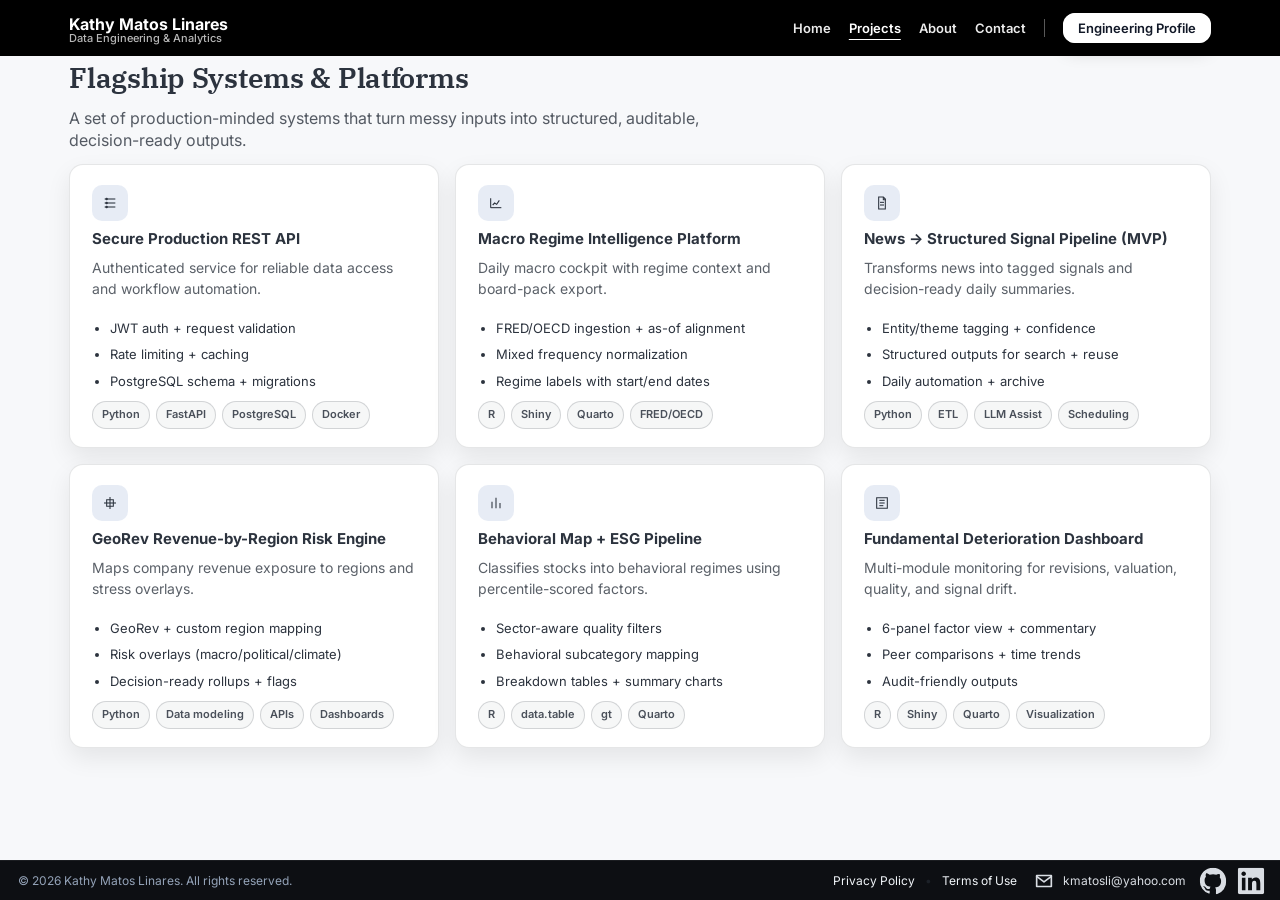
<file: projects.html>
<!doctype html>
<html lang="en">
  <head>
    <meta charset="UTF-8" />
    <meta name="viewport" content="width=device-width, initial-scale=1.0" />
    <title>Projects | Kathy Matos Linares</title>

    <link rel="preconnect" href="https://fonts.googleapis.com" />
    <link rel="preconnect" href="https://fonts.gstatic.com" crossorigin />
    <link
      href="https://fonts.googleapis.com/css2?family=Inter:wght@400;500;600;700&family=IBM+Plex+Serif:wght@400;500;600&display=swap"
      rel="stylesheet"
    />

    <link rel="stylesheet" href="css/base.css" />
    <link rel="stylesheet" href="css/layout.css" />

    <!-- card + UI styles -->
    <link rel="stylesheet" href="css/components/project.css" />
    <link rel="stylesheet" href="css/components/ui.css" />

    <!-- IMPORTANT: header/footer match index -->
    <link rel="stylesheet" href="css/components/header.css" />
    <link rel="stylesheet" href="css/components/footer.css" />

    <link rel="stylesheet" href="css/pages.css" />
    <link rel="stylesheet" href="css/responsive.css" />

    <style>
      /* Minimal page scaffolding (safe, local to this page) */
      .projects-page {
        padding: 0px 0 0px 0;
      }
      .projects-head {
        margin: 0 0 12px 0;
      }
      .projects-kicker {
        margin: 0 0 10px 0;
        font-family: var(--font-sans);
        font-size: 12px;
        letter-spacing: 0.12em;
        text-transform: uppercase;
        opacity: 0.65;
      }
      .projects-title {
        margin: 0 0 6px 0;
        font-family: var(--font-serif);
        font-weight: 600;
        font-size: clamp(22px, 2.2vw, 28px);
        letter-spacing: -0.01em;
      }
      .projects-lede {
        margin: 0;
        max-width: 70ch;
        opacity: 0.8;
        line-height: 1.4;
      }
      .projects-grid-wrap {
        margin-top: 10px;
        display: grid;
        grid-template-columns: repeat(3, minmax(0, 1fr));
        gap: 16px;
        align-items: start;
      }
      @media (max-width: 980px) {
        .projects-grid-wrap {
          grid-template-columns: repeat(2, minmax(0, 1fr));
        }
      }
      @media (max-width: 640px) {
        .projects-grid-wrap {
          grid-template-columns: 1fr;
        }
      }
    </style>
  </head>

  <body class="page-projects">
    <header class="site-header" role="banner">
      <nav class="container header-inner" aria-label="Primary Navigation">
        <div class="brand">
          <a class="brand-link" href="index.html" aria-label="Go to Home">
            <span class="brand-name">Kathy Matos Linares</span>
            <span class="brand-subtitle">Data Engineering &amp; Analytics</span>
          </a>
        </div>

        <ul class="navlinks">
          <li><a href="index.html">Home</a></li>
          <li><a href="projects.html" aria-current="page">Projects</a></li>
          <li><a href="about.html">About</a></li>
          <li><a href="contact.html">Contact</a></li>

          <li class="nav-divider" aria-hidden="true"></li>

          <li>
            <a class="navlink--resume" href="resume.html"
              >Engineering Profile</a
            >
          </li>
        </ul>
      </nav>
    </header>

    <main class="projects-page">
      <div class="container">
        <header class="projects-head">
          <h1 class="projects-title">Flagship Systems &amp; Platforms</h1>
          <p class="projects-lede">
            A set of production-minded systems that turn messy inputs into
            structured, auditable, decision-ready outputs.
          </p>
        </header>

        <section class="projects-grid-wrap" aria-label="Project cards">
          <!-- EXISTING 3 (from homepage) -->
          <article class="project card">
            <div class="project-icon" aria-hidden="true">
              <svg viewBox="0 0 24 24">
                <path d="M4 6h16"></path>
                <path d="M4 12h16"></path>
                <path d="M4 18h16"></path>
                <circle cx="7" cy="6" r="1"></circle>
                <circle cx="7" cy="12" r="1"></circle>
                <circle cx="7" cy="18" r="1"></circle>
              </svg>
            </div>
            <h3 class="project-title">Secure Production REST API</h3>
            <p class="project-identity">
              Authenticated service for reliable data access and workflow
              automation.
            </p>
            <ul class="project-highlights">
              <li>JWT auth + request validation</li>
              <li>Rate limiting + caching</li>
              <li>PostgreSQL schema + migrations</li>
            </ul>
            <ul class="project-tags" aria-label="Tech stack">
              <li class="tag">Python</li>
              <li class="tag">FastAPI</li>
              <li class="tag">PostgreSQL</li>
              <li class="tag">Docker</li>
            </ul>
          </article>

          <article class="project card">
            <div class="project-icon" aria-hidden="true">
              <svg viewBox="0 0 24 24">
                <path d="M4 19V5"></path>
                <path d="M4 19h16"></path>
                <path d="M7 15l3-3 3 2 4-6"></path>
              </svg>
            </div>
            <h3 class="project-title">Macro Regime Intelligence Platform</h3>
            <p class="project-identity">
              Daily macro cockpit with regime context and board-pack export.
            </p>
            <ul class="project-highlights">
              <li>FRED/OECD ingestion + as-of alignment</li>
              <li>Mixed frequency normalization</li>
              <li>Regime labels with start/end dates</li>
            </ul>
            <ul class="project-tags" aria-label="Tech stack">
              <li class="tag">R</li>
              <li class="tag">Shiny</li>
              <li class="tag">Quarto</li>
              <li class="tag">FRED/OECD</li>
            </ul>
          </article>

          <article class="project card">
            <div class="project-icon" aria-hidden="true">
              <svg viewBox="0 0 24 24">
                <path d="M7 3h7l3 3v15H7V3z"></path>
                <path d="M14 3v4h4"></path>
                <path d="M9 11h6"></path>
                <path d="M9 15h6"></path>
              </svg>
            </div>
            <h3 class="project-title">
              News → Structured Signal Pipeline (MVP)
            </h3>
            <p class="project-identity">
              Transforms news into tagged signals and decision-ready daily
              summaries.
            </p>
            <ul class="project-highlights">
              <li>Entity/theme tagging + confidence</li>
              <li>Structured outputs for search + reuse</li>
              <li>Daily automation + archive</li>
            </ul>
            <ul class="project-tags" aria-label="Tech stack">
              <li class="tag">Python</li>
              <li class="tag">ETL</li>
              <li class="tag">LLM Assist</li>
              <li class="tag">Scheduling</li>
            </ul>
          </article>

          <!-- ADDITIONAL 3 (you can rename later) -->
          <article class="project card">
            <div class="project-icon" aria-hidden="true">
              <svg viewBox="0 0 24 24">
                <path d="M3 12h18"></path>
                <path d="M12 3v18"></path>
                <path d="M7 7h10v10H7z"></path>
              </svg>
            </div>
            <h3 class="project-title">GeoRev Revenue-by-Region Risk Engine</h3>
            <p class="project-identity">
              Maps company revenue exposure to regions and stress overlays.
            </p>
            <ul class="project-highlights">
              <li>GeoRev + custom region mapping</li>
              <li>Risk overlays (macro/political/climate)</li>
              <li>Decision-ready rollups + flags</li>
            </ul>
            <ul class="project-tags" aria-label="Tech stack">
              <li class="tag">Python</li>
              <li class="tag">Data modeling</li>
              <li class="tag">APIs</li>
              <li class="tag">Dashboards</li>
            </ul>
          </article>

          <article class="project card">
            <div class="project-icon" aria-hidden="true">
              <svg viewBox="0 0 24 24">
                <path d="M6 20V10"></path>
                <path d="M12 20V4"></path>
                <path d="M18 20v-8"></path>
              </svg>
            </div>
            <h3 class="project-title">Behavioral Map + ESG Pipeline</h3>
            <p class="project-identity">
              Classifies stocks into behavioral regimes using percentile-scored
              factors.
            </p>
            <ul class="project-highlights">
              <li>Sector-aware quality filters</li>
              <li>Behavioral subcategory mapping</li>
              <li>Breakdown tables + summary charts</li>
            </ul>
            <ul class="project-tags" aria-label="Tech stack">
              <li class="tag">R</li>
              <li class="tag">data.table</li>
              <li class="tag">gt</li>
              <li class="tag">Quarto</li>
            </ul>
          </article>

          <article class="project card">
            <div class="project-icon" aria-hidden="true">
              <svg viewBox="0 0 24 24">
                <path d="M4 4h16v16H4z"></path>
                <path d="M8 8h8"></path>
                <path d="M8 12h8"></path>
                <path d="M8 16h6"></path>
              </svg>
            </div>
            <h3 class="project-title">Fundamental Deterioration Dashboard</h3>
            <p class="project-identity">
              Multi-module monitoring for revisions, valuation, quality, and
              signal drift.
            </p>
            <ul class="project-highlights">
              <li>6-panel factor view + commentary</li>
              <li>Peer comparisons + time trends</li>
              <li>Audit-friendly outputs</li>
            </ul>
            <ul class="project-tags" aria-label="Tech stack">
              <li class="tag">R</li>
              <li class="tag">Shiny</li>
              <li class="tag">Quarto</li>
              <li class="tag">Visualization</li>
            </ul>
          </article>
        </section>
      </div>
    </main>

    <footer class="site-footer">
      <div class="container footer-inner">
        <div class="footer-left">
          <p>© 2026 Kathy Matos Linares. All rights reserved.</p>
        </div>

        <div class="footer-right">
          <nav class="footer-legal" aria-label="Legal">
            <a class="footer-link" href="privacy.html">Privacy Policy</a>
            <span class="footer-dot" aria-hidden="true">•</span>
            <a class="footer-link" href="terms.html">Terms of Use</a>
          </nav>

          <a
            href="mailto:kmatosli@yahoo.com"
            class="email-link"
            aria-label="Email Kathy"
          >
            <svg
              viewBox="0 0 24 24"
              width="18"
              height="18"
              fill="none"
              stroke="currentColor"
              stroke-width="1.8"
              stroke-linecap="round"
              stroke-linejoin="round"
              aria-hidden="true"
            >
              <path d="M4 6h16v12H4z"></path>
              <path d="M4 7l8 6 8-6"></path>
            </svg>
            <span>kmatosli@yahoo.com</span>
          </a>

          <a
            href="https://github.com/kmatosli"
            target="_blank"
            rel="noreferrer"
            aria-label="GitHub Profile"
            class="footer-icon"
          >
            <svg
              viewBox="0 0 24 24"
              width="18"
              height="18"
              fill="currentColor"
              aria-hidden="true"
            >
              <path
                d="M12 0C5.37 0 0 5.37 0 12a12 12 0 008.2 11.4c.6.1.8-.26.8-.58
              0-.28-.01-1.02-.02-2-3.34.73-4.04-1.61-4.04-1.61-.55-1.4-1.35-1.77-1.35-1.77
              -1.1-.75.08-.73.08-.73 1.22.08 1.86 1.25 1.86 1.25
              1.08 1.85 2.84 1.32 3.53 1 .1-.78.42-1.32.76-1.62
              -2.66-.3-5.46-1.33-5.46-5.93
              0-1.31.47-2.38 1.24-3.22-.12-.3-.54-1.52.12-3.17
              0 0 1-.32 3.3 1.23a11.4 11.4 0 016 0C17 5.36 18 5.68 18 5.68
              c.66 1.65.24 2.87.12 3.17.77.84 1.24 1.91 1.24 3.22
              0 4.61-2.8 5.62-5.47 5.92.43.37.82 1.1.82 2.22
              0 1.6-.01 2.89-.01 3.29
              0 .32.2.69.81.57A12 12 0 0024 12c0-6.63-5.37-12-12-12z"
              />
            </svg>
          </a>

          <a
            href="https://www.linkedin.com/in/kathy-matos-070802/"
            target="_blank"
            rel="noreferrer"
            aria-label="LinkedIn Profile"
            class="footer-icon"
          >
            <svg
              viewBox="0 0 24 24"
              width="18"
              height="18"
              fill="currentColor"
              aria-hidden="true"
            >
              <path
                d="M20.447 20.452H16.89v-5.569c0-1.328-.027-3.037-1.852-3.037
              -1.853 0-2.136 1.445-2.136 2.939v5.667H9.345V9h3.414v1.561h.046
              c.477-.9 1.637-1.85 3.37-1.85 3.601 0 4.267 2.37 4.267 5.455v6.286zM5.337 7.433
              c-1.144 0-2.063-.926-2.063-2.065 0-1.138.92-2.063 2.063-2.063
              1.14 0 2.064.925 2.064 2.063 0 1.139-.925 2.065-2.064 2.065zM6.956 20.452H3.717V9h3.239v11.452zM22.225 0H1.771C.792 0 0 .774 0 1.727v20.545C0 23.227.792 24 1.771 24h20.451C23.2 24 24 23.227 24 22.273V1.727C24 .774 23.2 0 22.222 0h.003z"
              />
            </svg>
          </a>
        </div>
      </div>
    </footer>
  </body>
</html>
</file>
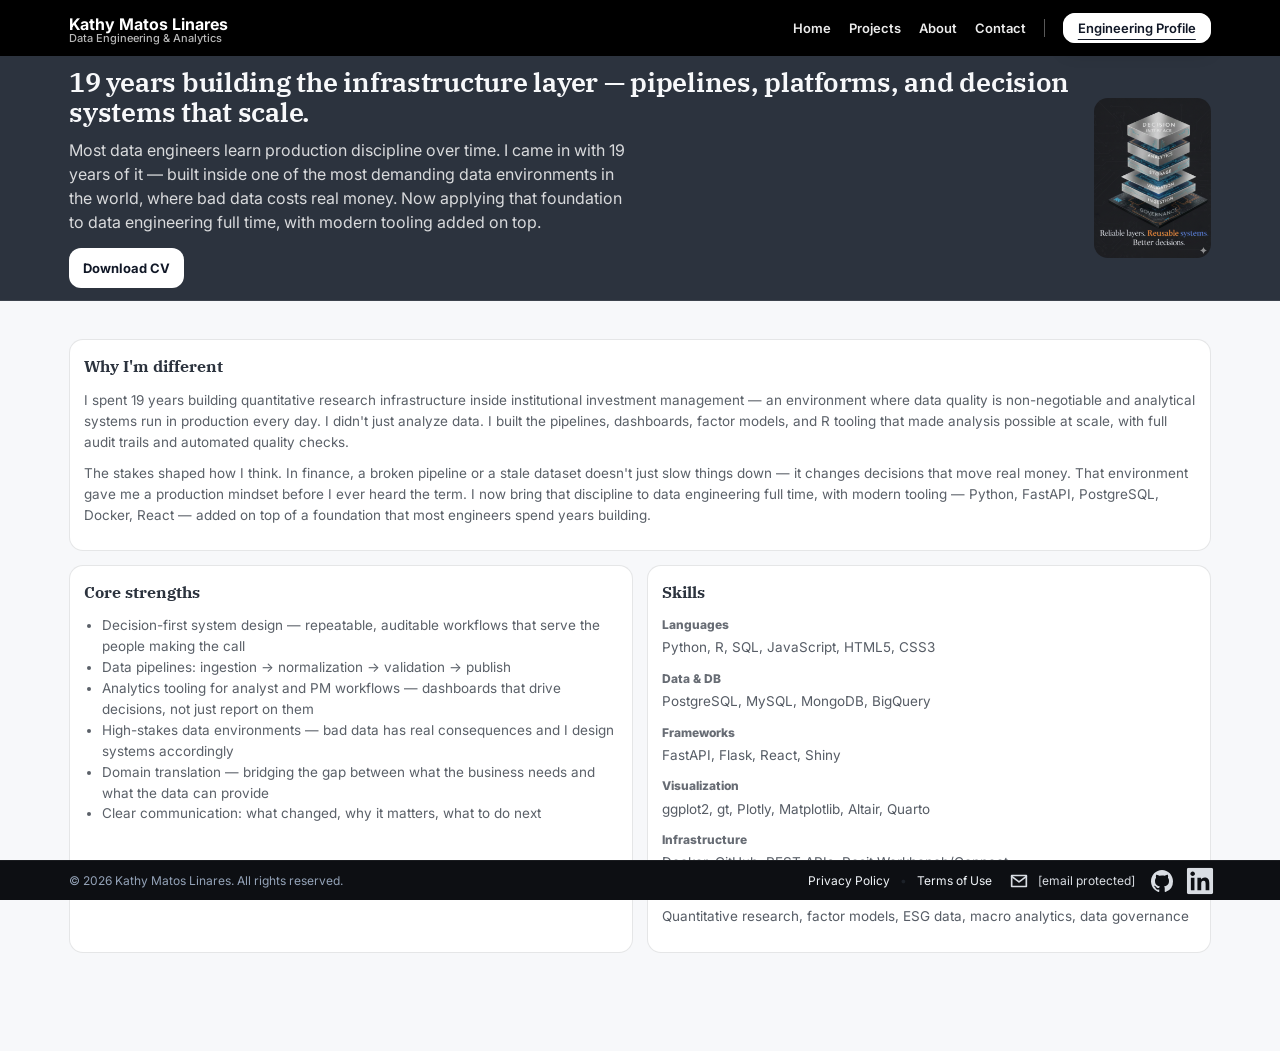
<file: resume.html>
<!doctype html>
<html lang="en">
  <head>
    <meta charset="UTF-8" />
    <meta name="viewport" content="width=device-width, initial-scale=1.0" />
    <title>Engineering Profile | Kathy Matos Linares</title>

    <link rel="preconnect" href="https://fonts.googleapis.com" />
    <link rel="preconnect" href="https://fonts.gstatic.com" crossorigin />
    <link
      href="https://fonts.googleapis.com/css2?family=Inter:wght@400;500;600;700&family=IBM+Plex+Serif:wght@400;500;600&display=swap"
      rel="stylesheet"
    />

    <link rel="stylesheet" href="css/base.css" />
    <link rel="stylesheet" href="css/layout.css" />
    <link rel="stylesheet" href="css/components/header.css" />
    <link rel="stylesheet" href="css/components/footer.css" />
    <link rel="stylesheet" href="css/components/ui.css" />
    <link rel="stylesheet" href="css/pages.css" />
    <link rel="stylesheet" href="css/responsive.css" />
    <link rel="stylesheet" href="css/resume.css" />
  </head>

  <body class="page-resume">
    <header class="site-header" role="banner">
      <nav class="container header-inner" aria-label="Primary Navigation">
        <div class="brand">
          <a class="brand-link" href="index.html" aria-label="Go to Home">
            <span class="brand-name">Kathy Matos Linares</span>
            <span class="brand-subtitle">Data Engineering &amp; Analytics</span>
          </a>
        </div>
        <ul class="navlinks">
          <li><a href="index.html">Home</a></li>
          <li><a href="projects.html">Projects</a></li>
          <li><a href="about.html">About</a></li>
          <li><a href="contact.html">Contact</a></li>
          <li class="nav-divider" aria-hidden="true"></li>
          <li>
            <a class="navlink--resume" href="resume.html" aria-current="page"
              >Engineering Profile</a
            >
          </li>
        </ul>
      </nav>
    </header>

    <main class="resume-page">
      <!-- ============================================================
         HERO
         Headline + lede + CV download
         No employer names — positioning statement leads
      ============================================================ -->
      <section class="resume-hero" aria-label="Engineering Profile header">
        <div class="container resume-hero-inner">
          <div class="resume-hero-left">
            <h1 class="resume-title">
              19 years building the infrastructure layer — pipelines, platforms,
              and decision systems that scale.
            </h1>
            <p class="resume-lede">
              Most data engineers learn production discipline over time. I came
              in with 19 years of it — built inside one of the most demanding
              data environments in the world, where bad data costs real money.
              Now applying that foundation to data engineering full time, with
              modern tooling added on top.
            </p>
            <div class="resume-actions">
              <a
                class="btn btn-primary"
                href="assets/Kathy_Matos_Linares_CV.pdf"
                download
                >Download CV</a
              >
            </div>
          </div>

          <aside class="resume-hero-right" aria-label="System lifecycle">
            <img
              class="resume-hero-img"
              src="assets/images/Engineering%20Profile%20Logo.png"
              alt="Data engineering stack: Governance, Ingestion, Validation, Storage, Analytics, Decision Interface — reliable layers, reusable systems, better decisions."
            />
          </aside>
        </div>
      </section>

      <!-- ============================================================
         CONTENT GRID
         Why I'm different · Core strengths · Skills
         Education · Certifications
         No experience or selected systems — those live on About + Projects
      ============================================================ -->
      <div class="container resume-content">
        <section class="resume-grid" aria-label="Resume modules">
          <!-- Why I'm different — wide card -->
          <article class="resume-card resume-card--wide">
            <h2 class="resume-h2">Why I'm different</h2>
            <p class="resume-p">
              I spent 19 years building quantitative research infrastructure
              inside institutional investment management — an environment where
              data quality is non-negotiable and analytical systems run in
              production every day. I didn't just analyze data. I built the
              pipelines, dashboards, factor models, and R tooling that made
              analysis possible at scale, with full audit trails and automated
              quality checks.
            </p>
            <p class="resume-p" style="margin-top: 10px">
              The stakes shaped how I think. In finance, a broken pipeline or a
              stale dataset doesn't just slow things down — it changes decisions
              that move real money. That environment gave me a production
              mindset before I ever heard the term. I now bring that discipline
              to data engineering full time, with modern tooling — Python,
              FastAPI, PostgreSQL, Docker, React — added on top of a foundation
              that most engineers spend years building.
            </p>
          </article>

          <!-- Core strengths -->
          <article class="resume-card">
            <h2 class="resume-h2">Core strengths</h2>
            <ul class="resume-bullets">
              <li>
                Decision-first system design — repeatable, auditable workflows
                that serve the people making the call
              </li>
              <li>
                Data pipelines: ingestion → normalization → validation → publish
              </li>
              <li>
                Analytics tooling for analyst and PM workflows — dashboards that
                drive decisions, not just report on them
              </li>
              <li>
                High-stakes data environments — bad data has real consequences
                and I design systems accordingly
              </li>
              <li>
                Domain translation — bridging the gap between what the business
                needs and what the data can provide
              </li>
              <li>
                Clear communication: what changed, why it matters, what to do
                next
              </li>
            </ul>
          </article>

          <!-- Skills -->
          <article class="resume-card">
            <h2 class="resume-h2">Skills</h2>
            <div class="skill-block">
              <p class="skill-label">Languages</p>
              <p class="skill-value">Python, R, SQL, JavaScript, HTML5, CSS3</p>
            </div>
            <div class="skill-block">
              <p class="skill-label">Data &amp; DB</p>
              <p class="skill-value">PostgreSQL, MySQL, MongoDB, BigQuery</p>
            </div>
            <div class="skill-block">
              <p class="skill-label">Frameworks</p>
              <p class="skill-value">FastAPI, Flask, React, Shiny</p>
            </div>
            <div class="skill-block">
              <p class="skill-label">Visualization</p>
              <p class="skill-value">
                ggplot2, gt, Plotly, Matplotlib, Altair, Quarto
              </p>
            </div>
            <div class="skill-block">
              <p class="skill-label">Infrastructure</p>
              <p class="skill-value">
                Docker, GitHub, REST APIs, Posit Workbench/Connect
              </p>
            </div>
            <div class="skill-block">
              <p class="skill-label">Domain</p>
              <p class="skill-value">
                Quantitative research, factor models, ESG data, macro analytics,
                data governance
              </p>
            </div>
          </article>
        </section>
      </div>
    </main>

    <footer class="site-footer">
      <div class="container">
        <div class="footer-inner">
          <div class="footer-left">
            <p>© 2026 Kathy Matos Linares. All rights reserved.</p>
          </div>
          <div class="footer-right">
            <nav class="footer-legal" aria-label="Legal">
              <a class="footer-link" href="privacy.html">Privacy Policy</a>
              <span class="footer-dot" aria-hidden="true">•</span>
              <a class="footer-link" href="terms.html">Terms of Use</a>
            </nav>
            <a
              href="/cdn-cgi/l/email-protection#254e4844514a56494c655c444d4a4a0b464a48"
              class="email-link"
              aria-label="Email Kathy"
            >
              <svg
                viewBox="0 0 24 24"
                width="22"
                height="22"
                fill="none"
                stroke="currentColor"
                stroke-width="1.8"
                stroke-linecap="round"
                stroke-linejoin="round"
                aria-hidden="true"
              >
                <path d="M4 6h16v12H4z"></path>
                <path d="M4 7l8 6 8-6"></path>
              </svg>
              <span
                ><span
                  class="__cf_email__"
                  data-cfemail="02696f63766d716e6b427b636a6d6d2c616d6f"
                  >[email&#160;protected]</span
                ></span
              >
            </a>
            <a
              href="https://github.com/kmatosli"
              target="_blank"
              rel="noreferrer"
              aria-label="GitHub Profile"
              class="footer-icon"
            >
              <svg
                viewBox="0 0 24 24"
                width="22"
                height="22"
                fill="currentColor"
                aria-hidden="true"
              >
                <path
                  d="M12 2C6.477 2 2 6.596 2 12.253c0 4.524 2.865 8.363 6.839 9.717.5.094.682-.22.682-.485 0-.24-.008-.874-.013-1.714-2.781.62-3.369-1.372-3.369-1.372-.454-1.18-1.11-1.494-1.11-1.494-.907-.636.069-.623.069-.623 1.003.072 1.53 1.055 1.53 1.055.893 1.564 2.344 1.113 2.915.85.09-.664.35-1.113.636-1.37-2.221-.26-4.555-1.138-4.555-5.063 0-1.118.39-2.032 1.029-2.748-.104-.262-.446-1.316.098-2.742 0 0 .84-.275 2.75 1.05a9.19 9.19 0 0 1 2.504-.35c.85.004 1.706.12 2.504.35 1.91-1.325 2.748-1.05 2.748-1.05.545 1.426.203 2.48.1 2.742.64.716 1.028 1.63 1.028 2.748 0 3.934-2.338 4.8-4.566 5.055.36.322.681.955.681 1.927 0 1.39-.012 2.512-.012 2.854 0 .268.18.584.688.485A10.27 10.27 0 0 0 22 12.253C22 6.596 17.523 2 12 2z"
                ></path>
              </svg>
            </a>
            <a
              href="https://www.linkedin.com/in/kathy-matos-070802/"
              target="_blank"
              rel="noreferrer"
              aria-label="LinkedIn Profile"
              class="footer-icon"
            >
              <svg
                viewBox="0 0 24 24"
                width="22"
                height="22"
                fill="currentColor"
                aria-hidden="true"
              >
                <path
                  d="M20.447 20.452H17.1v-5.569c0-1.328-.027-3.037-1.852-3.037-1.853 0-2.136 1.445-2.136 2.939v5.667H9.655V9h3.214v1.561h.046c.477-.9 1.637-1.85 3.37-1.85 3.401 0 4.167 2.37 4.167 5.455v6.286zM5.337 7.433c-1.144 0-2.063-.926-2.063-2.065 0-1.138.92-2.063 2.063-2.063 1.14 0 2.064.925 2.064 2.063 0 1.139-.925 2.065-2.064 2.065zM6.956 20.452H3.717V9h3.239v11.452zM22.225 0H1.771C.792 0 0 .774 0 1.727v20.545C0 23.227.792 24 1.771 24h20.451C23.2 24 24 23.227 24 22.273V1.727C24 .774 23.2 0 22.222 0h.003z"
                ></path>
              </svg>
            </a>
          </div>
        </div>
      </div>
    </footer>
  </body>
</html>
</file>
<file: css/base.css>
/* ============================================================
base.css — Global foundation (Kathy brand)
What this file does:
- Defines design tokens (colors + fonts)
- Applies safe global defaults (reset-ish)
- Sets typography defaults (Inter + IBM Plex Serif)
- DOES NOT define page layout (header/hero/cards grids belong elsewhere)

IMPORTANT:
- .container is defined ONLY in layout.css (single source of truth)
- Scrolling is allowed by default; landing page no-scroll is enforced in layout.css
============================================================ */

/* ============================================================
   # ---- Design tokens (colors + typography) ----
============================================================ */

:root {
  /* ---- Brand colors (from kathyColorList) ---- */
  --k-ink: #2c333e; /* AnchorInk */
  --k-blue-1: #34568b; /* ClassicBlue */
  --k-blue-2: #6889c0; /* Provence */
  --k-blue-3: #b3cde0; /* BabyBlue */
  --k-muted: #7c8488; /* Monument */
  --k-stucco: #a5968c; /* Stucco (rarely used) */
  --k-bg: #f7f8fa; /* OffWhite */
  --k-border: #e5e7eb; /* LightGrey */
  --k-peach: #f5b9a0; /* PeachQuartz (sparingly) */
  --k-corn: #f2e0b2; /* Cornhusk (sparingly) */

  /* ---- Header token ---- */
  --k-header-bg: #000000; /* Pure Black */

  /* ---- Typography (Serif for structure, Sans for data) ---- */
  --font-sans:
    "Inter", system-ui, -apple-system, "Segoe UI", Roboto, Helvetica, Arial,
    sans-serif;
  --font-serif: "IBM Plex Serif", Georgia, "Times New Roman", Times, serif;

  /* ---- Base type scale ---- */
  --text-base: 16px;
  --line-base: 1.5;

  /* ---- Common radii ---- */
  --radius-sm: 8px;
  --radius-md: 12px;

  /* ---- Focus ring ---- */
  --focus-ring: 0 0 0 3px rgba(104, 137, 192, 0.35); /* Provence @ 35% */
}

/* ============================================================
   Global defaults
============================================================ */

html {
  height: 100%;
  font-size: var(--text-base);
}

*,
*::before,
*::after {
  box-sizing: border-box;
}

body {
  margin: 0;

  /* Default behavior for the whole site:
     - allow normal vertical scrolling
     - prevent horizontal overflow */
  overflow-x: hidden;
  overflow-y: auto;

  font-family: var(--font-sans);
  color: var(--k-ink);
  background-color: var(--k-bg);
  line-height: 1.6;
  -webkit-font-smoothing: antialiased;
  -moz-osx-font-smoothing: grayscale;
}

/* Structural typography */
h1,
h2,
h3,
h4,
h5,
h6 {
  font-family: var(--font-serif);
  font-weight: 600;
  margin: 0;
}

p {
  margin: 0;
}

ul,
ol {
  margin: 0;
  padding: 0;
}

img {
  max-width: 100%;
  height: auto;
  display: block;
}
</file>
<file: css/layout.css>
Layout · CSS
Copy

/* ============================================================
   FILE: layout.css
   PURPOSE:
   - Owns page structure + layout primitives (containers, flex/grid, spacing)
   - Header normal flow
   - Footer fixed to bottom
   - Main fills remaining space safely (reserves footer height)
   - Does NOT own component "look" (colors, typography, buttons, etc.)
   ============================================================ */
 
/* =========================
   Tokens
   ========================= */
 
:root {
  --header-h: 64px;
  --footer-h: 44px;
}

/* =========================
   Global container
   ========================= */

.container {
  width: min(1280px, 92%);
  margin: 0 auto;
  padding-left: 18px;
  padding-right: 18px;
}

/* =========================
   Header (normal flow)
   ========================= */

.site-header {
  min-height: var(--header-h);
}

.header-inner {
  min-height: var(--header-h);
  display: flex;
  align-items: center;
  justify-content: space-between;
}

/* =========================
   Main (default — allow scroll)
   ========================= */

main {
  height: auto;
  overflow: visible;
  display: block;
}

/* =========================
   Hero layout
   ========================= */

.hero-inner {
  display: flex;
  align-items: flex-start;
  justify-content: space-between;
  gap: 36px;
}

/* =========================
   Panels containment
   ========================= */

.home-panels-inner,
.tabpanels {
  height: auto;
}

/* =========================
   Projects layout
   ========================= */

.projects-grid {
  display: flex;
  gap: 16px;
  align-items: flex-start;
}

.project.card {
  align-self: flex-start;
}

/* =========================
   Footer (fixed to bottom)
   ========================= */

.site-footer {
  position: fixed;
  left: 0;
  right: 0;
  bottom: 0;
  height: var(--footer-h);
  display: flex;
  align-items: center;
  z-index: 999;
}

/* ============================================================
   Desktop: strict no-scroll landing page (fits 100vh)
   Exceptions for long-form pages are inside this block.
   ============================================================ */
@media (min-width: 901px) {
  /* Default: no-scroll for homepage */
  html,
  body {
    height: 100%;
    overflow: hidden;
  }

  :root {
    --header-h: 56px;
    --footer-h: 40px;
  }

  main {
    height: calc(100vh - var(--header-h) - var(--footer-h));
    overflow: hidden;
    display: flex;
    flex-direction: column;
    min-height: 0;
  }

  .site-header {
    min-height: var(--header-h);
  }

  .header-inner {
    min-height: var(--header-h);
  }

  .hero {
    flex: 0 0 auto;
  }

  .home-panels {
    flex: 1;
    min-height: 0;
  }

  .home-panels-inner {
    height: 100%;
    display: flex;
    flex-direction: column;
    min-height: 0;
  }

  .tabs {
    flex: 0 0 auto;
  }

  .projects-grid {
    flex: 1;
    min-height: 0;
    align-items: flex-start;
  }

  .project.card {
    align-self: stretch;
    height: auto;
  }

  /* Homepage: equal height cards using grid rows */
  .page-home .projects-grid {
    display: grid;
    grid-template-columns: repeat(3, 1fr);
    align-items: start;
    flex: unset;
    gap: 16px;
  }

  .page-home .project.card {
    height: 100%;
    align-self: stretch;
  }

  .site-footer {
    height: var(--footer-h);
  }

  /* ============================================================
     PROJECTS PAGE — allow scroll
     ============================================================ */
  .page-projects {
    overflow-y: auto;
  }

  .page-projects main {
    height: auto;
    overflow: visible;
    display: block;
    min-height: 0;
    padding-bottom: calc(var(--footer-h) + 24px);
  }

  .page-projects .projects-grid {
    flex: initial;
    min-height: initial;
    align-items: flex-start;
    flex-wrap: wrap;
  }

  .page-projects .project.card {
    height: auto;
    align-self: flex-start;
  }

  /* ============================================================
     CONTACT PAGE — allow scroll
     ============================================================ */
  .page-contact {
    overflow-y: auto;
  }

  .page-contact main {
    height: auto;
    overflow: visible;
    display: block;
    min-height: 0;
    padding-bottom: calc(var(--footer-h) + 24px);
  }

  /* ============================================================
     ABOUT PAGE — allow scroll
     Must be inside this media block to override html/body above
     ============================================================ */
  html:has(body.page-about) {
    height: auto !important;
    overflow-y: auto !important;
  }

  body.page-about {
    height: auto !important;
    overflow-y: auto !important;
  }

  body.page-about main {
    height: auto !important;
    overflow: visible !important;
    display: block !important;
    min-height: 0;
    padding-bottom: calc(var(--footer-h) + 24px);
  }

  /* ============================================================
     RESUME PAGE — allow scroll
     ============================================================ */
  html:has(body.page-resume) {
    height: auto !important;
    overflow-y: auto !important;
  }

  body.page-resume {
    height: auto !important;
    overflow-y: auto !important;
  }

  body.page-resume main {
    height: auto !important;
    overflow: visible !important;
    display: block !important;
    min-height: 0;
    padding-bottom: calc(var(--footer-h) + 24px);
  }
}

/* ============================================================
   Mobile fallback — about and resume scroll at all sizes
   ============================================================ */
.page-about,
.page-resume {
  overflow-y: auto;
}

.page-about main,
.page-resume main {
  height: auto;
  overflow: visible;
  display: block;
  padding-bottom: calc(var(--footer-h, 44px) + 24px);
}
</file>
<file: css/components/footer.css>
/* ============================================================
   FILE: footer.css
   TOC (search tokens):
   - Footer surface: .site-footer
   - Container alignment: .site-footer .container
   - Row layout: .footer-inner .footer-left .footer-right
   - Legal links: .footer-legal .footer-link .footer-dot
   - Contact: .email-link
   - Icons: .footer-icon
   - SVG baseline fix: .site-footer svg
   ============================================================ */

/* =========================
   Footer surface (appearance)
   ========================= */

.site-footer {
  background: #0d0f13;
  border-top: 1px solid rgba(255, 255, 255, 0.06);
  line-height: 1;
}

/* =========================
   Container alignment (structural)
   IMPORTANT:
   - Do NOT override .container width/padding here
   - This is what keeps header/footer aligned
   ========================= */

.site-footer .container {
  height: 100%;
  display: flex;
  align-items: center;
  padding-top: 0;
  padding-bottom: 0;
}

/* =========================
   Footer row layout
   ========================= */

.footer-inner {
  width: 100%;
  display: flex;
  justify-content: space-between;
  align-items: center;
  gap: 16px;
}

.footer-left {
  font-size: 12px;
  color: #94a3b8;
  opacity: 1;
}

.footer-left p {
  margin: 0;
}

.footer-right {
  display: flex;
  align-items: center;
  gap: 16px;
}

/* =========================
   Legal links
   ========================= */

.footer-legal {
  display: flex;
  align-items: center;
  gap: 10px;
  font-family: var(--font-sans);
  font-size: 12px;
  opacity: 1;
}

.footer-link {
  color: #f1f5f9;
  text-decoration: none;
}

.footer-link:hover {
  text-decoration: underline;
  text-underline-offset: 4px;
}

.footer-dot {
  opacity: 0.5;
}

/* =========================
   Email link (icon + text)
   ========================= */

.email-link {
  display: inline-flex;
  align-items: center;
  gap: 8px;
  text-decoration: none;
  color: #d9dde3;
  font-size: 12px;
  opacity: 1;
  transition: opacity 0.2s ease;
}

.email-link:hover {
  opacity: 1;
}

/* =========================
   Icons
   ========================= */

.footer-icon {
  display: inline-flex;
  align-items: center;
  justify-content: center;
  color: #d9dde3;
  opacity: 1;
  transform: scale(1.2);
  transform-origin: center;
  transition:
    transform 0.2s ease,
    opacity 0.2s ease;
}

.footer-icon:hover {
  transform: translateY(-2px);
  opacity: 1;
}

/* SVG baseline fix */
.site-footer svg {
  display: block;
}

.footer-icon svg {
  width: 22px;
  height: 22px;
}

.email-link svg {
  width: 22px;
  height: 22px;
}
</file>
<file: css/components/header.css>
/* ============================================================
   FILE: header.css
   PURPOSE:
   - Header styling only (no layout sizing)
   - Brand + navigation
   - Resume CTA variant
   ============================================================ */

/* =========================
   Header appearance
   ========================= */

.site-header {
  background: var(--k-header-bg); /* Pure black */
}

/* =========================
   Brand
   ========================= */

.brand-link {
  display: inline-flex;
  flex-direction: column;
  gap: 1px;
  line-height: 1.05;
  text-decoration: none;
}

.brand-name {
  font-family: var(--font-sans);
  font-weight: 700;
  font-size: 16px;
  line-height: 1.05;
  color: #fff;
}

.brand-subtitle {
  font-family: var(--font-sans);
  font-weight: 500;
  font-size: 11px;
  line-height: 1;
  margin: 0;
  color: rgba(255, 255, 255, 0.72);
}

/* =========================
   Nav
   ========================= */

.navlinks {
  list-style: none;
  display: flex;
  align-items: center;
  gap: 18px;
  margin: 0;
  padding: 0;
}

.navlinks a {
  font-family: var(--font-sans);
  font-weight: 600;
  font-size: 13px;
  line-height: 1;
  color: #ffffff;
  text-decoration: none;
  opacity: 0.92;
  transition: opacity 0.18s ease;
}

.navlinks a:hover {
  opacity: 1;
  text-decoration: underline;
  text-underline-offset: 6px;
}

.navlinks a:focus-visible {
  outline: 2px solid var(--k-blue-2);
  outline-offset: 3px;
  border-radius: 6px;
  opacity: 1;
}

/* =========================
   Divider
   ========================= */

.nav-divider {
  width: 1px;
  height: 18px;
  background: rgba(255, 255, 255, 0.35);
}

/* =========================
   Resume CTA (Engineering Profile)
   FIXED: specificity + visible text
   ========================= */

.navlinks a.navlink--resume {
  background: #ffffff;
  color: #111827; /* dark readable text */

  padding: 6px 14px;
  border-radius: 12px;

  border: 1px solid rgba(255, 255, 255, 0.85);

  /* fixed shadow (previous version invalid) */
  box-shadow: 0 8px 18px rgba(0, 0, 0, 0.18);

  opacity: 1;
  text-decoration: none;

  transition:
    transform 0.18s ease,
    box-shadow 0.18s ease,
    background 0.18s ease;
}

.navlinks a.navlink--resume:hover {
  transform: translateY(-1px);
  box-shadow: 0 12px 24px rgba(0, 0, 0, 0.22);
  text-decoration: none;
}

.navlinks a.navlink--resume:focus-visible {
  outline: 2px solid var(--k-blue-2);
  outline-offset: 3px;
  border-radius: 12px;
}
</file>
<file: css/components/hero.css>
/* ============================================================
   FILE: hero.css
   TOC (search tokens):
   - Surface: .hero
   - Layout: .hero-inner .hero-text .hero-visual
   - Typography: .hero-title .hero-subtitle .hero-specialization
   - Divider + tags: .hero-divider .hero-tags
   - Logo: .hero-logo .logo-sheen ::after @keyframes sheenUp
   - Motion: prefers-reduced-motion
   ============================================================ */

/* =========================
   Hero surface (appearance)
   ========================= */

.hero {
  background: var(--k-ink); /* AnchorInk */
  color: var(--k-bg); /* readable text on dark */

  /* KEY FIX: shrink vertical footprint */
  padding-top: 16px;
  padding-bottom: 16px;
  border-bottom: 1px solid rgba(255, 255, 255, 0.08); /* subtle transition edge */
}

/* =========================
   Hero layout (structural)
   - Keeps logo from forcing extra height
   ========================= */

.hero-inner {
  display: flex;
  justify-content: space-between;
  align-items: center; /* KEY: vertically center rather than stretch */
  gap: 24px; /* tighter than before */
}

.hero-text {
  min-width: 0; /* prevents overflow issues with long text */
}

.hero-visual {
  display: flex;
  align-items: center;
  justify-content: flex-end; /* align to container edge */
  max-height: 260px;
  min-width: 0;
}

/* =========================
   Hero typography
   ========================= */

.hero-title {
  font-family: var(--font-serif); /* IBM Plex Serif */
  font-weight: 600;
  font-size: clamp(21px, 2.08vw, 29px);
  line-height: 1.12;
  letter-spacing: -0.01em;
  margin: 0 0 10px 0; /* slightly tighter */
  color: var(--k-bg); /* OffWhite */
  max-width: 20ch;
}

.hero-subtitle {
  font-family: var(--font-sans); /* Inter */
  font-weight: 500;
  font-size: 16px; /* requirement */
  line-height: 1.5; /* requirement */
  margin: 0; /* KEY FIX: remove extra bottom space */
  color: #f8fafc; /* keeps strong contrast */
  max-width: 56ch;
}

/* Keep this class for other pages/variants, even if removed from index.html */
.hero-specialization {
  margin: 10px 0 0 0;
  font-family: var(--font-sans);
  font-size: 13px;
  line-height: 1.5;
  color: rgba(255, 255, 255, 0.7);
  max-width: 62ch;
}

/* =========================
   Divider + tags
   ========================= */

.hero-divider {
  height: 1px;
  width: 100%;
  background: rgba(255, 255, 255, 0.16);
  margin: 12px 0 12px 0; /* slightly tighter */
}

.hero-tags {
  list-style: none;
  display: flex;
  flex-wrap: wrap;
  gap: 10px;
  margin: 0; /* KEY FIX: remove extra bottom space */
  padding: 0;
}

/* =========================
   Logo
   - KEY FIX: smaller + responsive clamp
   ========================= */

.hero-logo {
  width: clamp(180px, 22vw, 240px); /* smaller than min(320px, 40vw) */
  height: auto;
  max-height: 220px;
  object-fit: contain;
}

/* sheen wrapper stays intact */
.logo-sheen {
  position: relative;
  display: inline-block;
  border-radius: 16px;
  overflow: hidden;
}

.logo-sheen::after {
  content: "";
  position: absolute;
  top: 110%;
  left: -30%;
  width: 160%;
  height: 55%;
  transform: rotate(-12deg);
  background: linear-gradient(
    to right,
    rgba(255, 255, 255, 0) 0%,
    rgba(255, 255, 255, 0.1) 35%,
    rgba(255, 255, 255, 0.22) 50%,
    rgba(255, 255, 255, 0.1) 65%,
    rgba(255, 255, 255, 0) 100%
  );
  animation: sheenUp 9s ease-in-out infinite;
  pointer-events: none;
}

@keyframes sheenUp {
  0%,
  55% {
    top: 115%;
    opacity: 0;
  }
  60% {
    opacity: 0.25;
  }
  78% {
    top: -60%;
    opacity: 0.18;
  }
  100% {
    top: -60%;
    opacity: 0;
  }
}

/* =========================
   Motion accessibility
   ========================= */

@media (prefers-reduced-motion: reduce) {
  .logo-sheen::after {
    animation: none;
  }
}

@media (min-width: 901px) {
  .hero {
    padding-top: 12px;
    padding-bottom: 12px;
  }

  .hero-inner {
    gap: 18px;
  }

  .hero-title {
    margin-bottom: 8px;
  }

  .hero-visual {
    max-height: 200px;
  }

  .hero-logo {
    max-height: 170px;
  }
}
</file>
<file: css/components/project.css>
/* ============================================================
   FILE: project.css
   CHANGES FROM ORIGINAL:
   - Increased card padding so cards feel bigger
   - Increased padding-bottom to 48px so absolute CTA never
     overlaps tags regardless of how many tags there are
   - Slightly larger typography for better readability
   - All other rules preserved exactly
   ============================================================ */

/* =========================
   Card shell
   ========================= */

.project.card {
  border: 1px solid rgba(44, 51, 62, 0.12);
  border-radius: 14px;
  background: #fff;
  transition:
    transform 0.18s ease,
    box-shadow 0.18s ease,
    border-color 0.18s ease;
  box-shadow: 0 10px 24px rgba(0, 0, 0, 0.08);

  padding: 20px;
  align-self: flex-start;
  overflow: visible;
  height: auto;
  min-height: 0;

  /* anchor the absolute CTA */
  position: relative;
}

.project.card:hover {
  transform: translateY(-2px);
  box-shadow: 0 14px 30px rgba(0, 0, 0, 0.12);
  border-color: rgba(44, 51, 62, 0.22);
}

/* =========================
   Icon chip
   ========================= */

.project-icon {
  width: 36px;
  height: 36px;
  border-radius: 10px;
  background: rgba(104, 137, 192, 0.16);
  display: inline-flex;
  align-items: center;
  justify-content: center;
  margin: 0 0 6px 0;
}

.project-icon svg {
  width: 16px;
  height: 16px;
  stroke: currentColor;
  fill: none;
  stroke-width: 1.6;
  display: block;
}

/* =========================
   Card header row (icon + title)
   ========================= */

.project-head {
  display: flex;
  align-items: center;
  gap: 10px;
  margin: 0 0 8px 0;
}

.project-head .project-icon {
  margin: 0;
  flex: 0 0 auto;
}

.project-head .project-title {
  margin: 0;
  white-space: nowrap;
  overflow: hidden;
  text-overflow: ellipsis;
  min-width: 0;
}

/* =========================
   Typography
   ========================= */

.project-title {
  font-family: var(--font-sans);
  font-weight: 700;
  font-size: 15px;
  margin: 0 0 6px 0;
  color: var(--k-ink);
}

.project-identity {
  font-family: var(--font-sans);
  font-size: 14px;
  line-height: 1.45;
  margin: 0 0 8px 0;
  color: rgba(44, 51, 62, 0.78);
}

/* =========================
   Highlights
   ========================= */

.project-highlights {
  margin: 10px 0 0 0;
  padding-left: 16px;
  font-size: 13px;
  line-height: 1.5;
}

.project-highlights li {
  margin: 0;
}

.project-highlights li + li {
  margin-top: 8px;
}

/* =========================
   Tags
   ========================= */

.project-tags {
  list-style: none;
  display: flex;
  flex-wrap: wrap;
  gap: 6px;
  margin: 10px 0 0 0;
  padding: 0;
}

.project-tags:last-child {
  margin-bottom: 0;
}

.project.card > *:last-child {
  margin-bottom: 0;
}

.project-tags .tag {
  font-size: 11px;
  padding: 4px 8px;
}

.project.card .tag {
  color: rgba(44, 51, 62, 0.85);
  border: 1px solid rgba(44, 51, 62, 0.18);
  background: rgba(44, 51, 62, 0.04);
}

/* ============================================================
   HARD OVERRIDES
   ============================================================ */

.project.card {
  min-height: 0 !important;
  display: flex !important;
  flex-direction: column !important;
  padding-bottom: 18px !important;
  height: auto !important;
  align-self: stretch !important;
}

.project.card > *:last-child {
  margin-bottom: 0 !important;
  padding-bottom: 0 !important;
}

.project-highlights,
.project-tags {
  margin-bottom: 0 !important;
}

.project-tags {
  padding-bottom: 0 !important;
}

/* ============================================================
   Desktop: slightly more generous sizing
   ============================================================ */

@media (min-width: 901px) {
  .project.card {
    padding: 20px 22px !important;
    padding-bottom: 18px !important;
    display: flex !important;
    flex-direction: column !important;
    height: auto !important;
    min-height: 0 !important;
    align-self: stretch !important;
  }

  .project-head {
    margin-bottom: 8px !important;
  }

  .project-title {
    font-size: 15px !important;
    margin-bottom: 6px !important;
  }

  .project-identity {
    font-size: 14px !important;
    line-height: 1.5 !important;
    margin-bottom: 10px !important;
  }

  .project-highlights {
    margin: 10px 0 0 0;
    padding-left: 18px;
    font-size: 13px;
    line-height: 1.5;
  }

  .project-highlights li + li {
    margin-top: 7px !important;
  }

  .project-tags {
    margin-top: 10px !important;
    gap: 6px !important;
  }

  .project-tags .tag {
    font-size: 11px !important;
    padding: 4px 9px !important;
  }
}

/* =========================
   CTA — normal flow after tags
   margin-top: auto pushes it to bottom when card is flex column
   ========================= */

.project-cta {
  display: block;
  margin-top: auto;
  padding-top: 12px;
  font-family: var(--font-sans);
  font-weight: 600;
  font-size: 13px;
  line-height: 1.1;
  color: var(--k-blue-1);
  text-decoration: underline;
  text-underline-offset: 3px;
  position: static;
  white-space: nowrap;
  text-align: right;
}

.project-cta:hover {
  color: var(--k-blue-2);
}

.section-kicker {
  margin: 0 0 10px 0;
  font-family: var(--font-sans);
  font-size: 13px;
  line-height: 1.35;
  color: rgba(44, 51, 62, 0.7);
}
</file>
<file: css/components/ui.css>
/* Button primitives (reusable across site) */
.btn {
  display: inline-block;
  padding: 10px 14px;
  border-radius: 12px;
  font-family: var(--font-sans);
  font-weight: 600;
  font-size: 13px;
  text-decoration: none;
}

.btn-primary {
  background: var(--k-blue-1); /* Classic Blue */
  color: var(--k-bg);
}

.btn-primary:hover,
.btn-primary:focus {
  background: var(--k-blue-2); /* Provence */
  color: var(--k-bg);
}

.btn-secondary {
  background: transparent;
  color: var(--k-bg);
  border: 1px solid rgba(229, 231, 235, 0.35); /* LightGrey subtle */
}

.btn-secondary:hover,
.btn-secondary:focus {
  background: var(--k-blue-2); /* Provence */
  color: var(--k-bg);
}

.tag {
  font-family: var(--font-sans);
  font-size: 12px;
  font-weight: 600;
  color: rgba(255, 255, 255, 0.85);
  border: 1px solid rgba(255, 255, 255, 0.22);
  background: rgba(255, 255, 255, 0.06);
  padding: 7px 10px;
  border-radius: 999px;
}

.section-title {
  font-family: var(--font-serif);
  font-weight: 600;
  font-size: 18px;
  margin: 0;
  color: var(--k-ink);
}

.section-link {
  font-family: var(--font-sans);
  font-weight: 600;
  font-size: 13px;
  text-decoration: none;
  color: var(--k-blue-1);
}

.section-link:hover {
  text-decoration: underline;
  text-underline-offset: 5px;
}

.section-kicker {
  font-family: var(--font-sans);
  font-size: 12px;
  font-weight: 600;
  color: rgba(44, 51, 62, 0.65);
}
</file>
<file: css/pages.css>
/* ============================================================
   HOMEPAGE: Hero → Flagship spacing
   - Adds a subtle, senior gap without changing layout math
   ============================================================ */

.home-panels {
  margin-top: 24px;
}

/* =========================
   About page: executive layout
   - Constrain readable width
   - Consistent vertical rhythm
   ========================= */

.page-narrow {
  max-width: 780px; /* within 720–800 target */
  margin: 0 auto; /* centered on container axis */
}

.page-title {
  font-family: var(--font-serif);
  font-weight: 600;
  margin: 0 0 24px 0;
}

.page-lede,
.page-body {
  font-family: var(--font-sans);
  line-height: 1.6;
  margin: 0;
}

.page-lede + .page-lede,
.page-body + .page-body {
  margin-top: 14px;
}

/* Section spacing: 48px above headings, 24px below headings */
.about-section + .about-section {
  margin-top: 48px;
}

.page-h2 {
  font-family: var(--font-serif);
  font-weight: 600;
  margin: 0 0 24px 0;
}

.page-list {
  margin: 0;
  padding-left: 18px;
  line-height: 1.6;
}

.page-list li + li {
  margin-top: 10px;
}

/* CTA block: structured, not decorative */
.cta-block {
  border: 1px solid rgba(44, 51, 62, 0.12);
  border-radius: 14px;
  background: #fff;
  padding: 16px 18px;
}

.cta-links {
  display: flex;
  flex-wrap: wrap;
  gap: 12px 16px;
}

.cta-link {
  font-family: var(--font-sans);
  font-weight: 700;
  font-size: 13px;
  color: var(--k-blue-1);
  text-decoration: underline;
  text-underline-offset: 4px;
}

.cta-link:hover,
.cta-link:focus {
  color: var(--k-blue-2);
}

/* Nav active state (no header.css changes) */
.navlinks a[aria-current="page"] {
  opacity: 1;
  text-decoration: underline;
  text-underline-offset: 6px;
}

.page-narrow {
  max-width: 780px;
  margin: 0 auto;
}

.about-section + .about-section {
  margin-top: 48px;
}

.page-title,
.page-h2 {
  margin: 0 0 24px 0;
}

.page-lede,
.page-body,
.page-list {
  line-height: 1.6;
}

.page-list {
  padding-left: 18px;
}

.page-list li + li {
  margin-top: 10px;
}

.cta-block {
  border: 1px solid rgba(44, 51, 62, 0.12);
  border-radius: 14px;
  padding: 16px 18px;
  background: #fff;
}

.cta-links {
  display: flex;
  gap: 16px;
  flex-wrap: wrap;
}

.cta-link {
  font-weight: 700;
  font-size: 13px;
  text-decoration: underline;
  text-underline-offset: 4px;
}

.navlinks a[aria-current="page"] {
  opacity: 1;
  text-decoration: underline;
  text-underline-offset: 6px;
}

/* =========================
   About page — Strategic Differentiator
   Add to pages.css or about.css
   ========================= */

.page-narrow {
  max-width: 780px;
  margin: 0 auto;
}

.page-kicker {
  margin: 18px 0 10px;
  font-family: var(--font-sans);
  font-size: 12px;
  letter-spacing: 0.12em;
  text-transform: uppercase;
  color: rgba(17, 24, 39, 0.55);
}

.about-hero {
  margin-top: 10px;
}

.page-title {
  margin: 0 0 14px 0;
}

.page-lede {
  margin: 0 0 10px 0;
  font-family: var(--font-sans);
  font-size: 16px;
  line-height: 1.6;
  color: rgba(17, 24, 39, 0.85);
}

.page-body {
  margin: 0;
  font-family: var(--font-sans);
  font-size: 15px;
  line-height: 1.7;
  color: rgba(17, 24, 39, 0.82);
}

.about-section {
  margin-top: 36px;
}

.page-h2 {
  margin: 0 0 14px 0;
}

.page-list {
  margin: 0;
  padding-left: 18px;
  font-family: var(--font-sans);
  font-size: 15px;
  line-height: 1.7;
  color: rgba(17, 24, 39, 0.82);
}

.page-list li + li {
  margin-top: 10px;
}

/* CTA panel */
.cta-panel {
  margin-top: 6px;
  border-radius: 16px;
  padding: 18px 18px;
  background: #111827; /* dark panel */
  color: #fff;
  display: flex;
  justify-content: space-between;
  gap: 16px;
  align-items: center;
  flex-wrap: wrap;
}

.cta-title {
  margin: 0 0 6px 0;
  font-family: var(--font-sans);
  font-weight: 700;
  font-size: 16px;
  line-height: 1.25;
}

.cta-subtitle {
  margin: 0;
  font-family: var(--font-sans);
  font-size: 13px;
  line-height: 1.5;
  color: rgba(255, 255, 255, 0.78);
}

.cta-actions {
  display: flex;
  gap: 10px;
  align-items: center;
  flex-wrap: wrap;
}

/* Buttons (safe minimal styles if you don't already have them) */
.btn {
  display: inline-flex;
  align-items: center;
  justify-content: center;
  padding: 10px 14px;
  border-radius: 12px;
  font-family: var(--font-sans);
  font-size: 13px;
  font-weight: 700;
  text-decoration: none;
  white-space: nowrap;
}

.btn--primary {
  background: #ffffff;
  color: #111827;
}

.btn--ghost {
  border: 1px solid rgba(255, 255, 255, 0.35);
  color: #ffffff;
}
</file>
<file: css/responsive.css>
/* ============================================================
   FILE: responsive.css
   PURPOSE:
   - Tablet and down: allow normal scrolling + stack hero
   - Phone: keep any phone-specific layout tweaks
   ============================================================ */

/* --- Tablet and down: stack hero, allow wrapping, ENABLE SCROLL --- */
@media (max-width: 900px) {
  /* ✅ Undo desktop no-scroll strategy */
  html,
  body {
    height: auto;
    overflow: auto;
  }

  main {
    height: auto;
    overflow: visible;
    display: block;
  }

  /* ✅ Footer returns to normal document flow on tablet/phone */
  .site-footer {
    position: static;
    height: auto;
  }

  /* Existing layout behavior */
  .hero-inner {
    flex-direction: column;
    align-items: flex-start;
    gap: 18px;
  }

  .hero-visual {
    flex: 0 0 auto;
    width: 100%;
    justify-content: flex-start;
  }

  .projects-grid {
    flex-wrap: wrap;
  }

  .project.card {
    flex: 1 1 280px;
  }
}

/* --- Phone: keep phone-only tweaks (scroll already enabled above) --- */
@media (max-width: 600px) {
  /* Add phone-specific refinements here if needed.
     (No scroll rules here—handled at <=900px to cover all tablets.) */
}
</file>
<file: css/components/architecture.css>
/* ============================================================
   # ---- Architecture Visual Strip (Engineering Profile) ----
   - Centered, narrower than body text (Option B)
   - Text arrows between nodes (Option A)
   - Subtle hover only
   ============================================================ */

.arch-visual {
  margin: 18px 0 22px 0; /* breathing room under title */
}

.arch-visual-inner {
  /* Option B: narrower and centered */
  width: min(760px, 86%);
  margin: 0 auto;

  display: flex;
  align-items: center;
  justify-content: center;
  flex-wrap: wrap; /* allows wrap on smaller screens */
  gap: 10px;
}

.arch-chip {
  font-family: var(--font-sans);
  font-weight: 700;
  font-size: 12px;
  letter-spacing: 0.01em;

  background: #fff;
  color: rgba(44, 51, 62, 0.88);
  border: 1px solid rgba(44, 51, 62, 0.14);
  border-radius: 999px;

  padding: 10px 12px;
  display: inline-flex;
  align-items: center;

  transition:
    transform 0.12s ease,
    border-color 0.12s ease,
    background 0.12s ease;
}

.arch-visual {
  margin: 14px 0 16px 0;
}

.arch-chip--accent {
  border-color: rgba(52, 86, 139, 0.55); /* ClassicBlue */
  background: rgba(104, 137, 192, 0.12); /* Provence tint */
  color: rgba(44, 51, 62, 0.92);
}

.arch-arrow {
  font-family: var(--font-sans);
  font-weight: 800;
  color: rgba(124, 132, 136, 0.65); /* Monument-ish */
  user-select: none;
}

/* Subtle hover only */
.arch-chip:hover {
  transform: translateY(-1px);
  border-color: rgba(44, 51, 62, 0.22);
}

.arch-chip--accent:hover {
  border-color: rgba(52, 86, 139, 0.78);
}
</file>
<file: css/components/timeline.css>
/* css/components/timeline.css
   PURPOSE: FAANG-style alternating timeline (stable, no narrow-card collapse)
*/

.timeline {
  --spine-w: 2px;
  --node: 12px;
  --center-col: 72px; /* reserved space for spine + breathing room */
  --gap: 24px;
  --card-pad: 18px;
  --radius: 16px;

  position: relative;
  display: grid;
  gap: 28px;
  margin-top: 18px;
  padding: 6px 0 2px;
}

/* Center spine */
.timeline::before {
  content: "";
  position: absolute;
  left: 50%;
  top: 0;
  bottom: 0;
  width: var(--spine-w);
  transform: translateX(-50%);
  background: rgba(17, 24, 39, 0.14);
  border-radius: 999px;
}

/* ✅ FIX: 3-column grid prevents the right card from getting squeezed */
.timeline-item {
  position: relative;
  display: grid;
  grid-template-columns: minmax(0, 1fr) var(--center-col) minmax(0, 1fr);
  column-gap: var(--gap);
  align-items: start;
  min-height: calc(var(--node) + 8px);
}

/* Node */
.timeline-item::before {
  content: "";
  position: absolute;
  left: 50%;
  top: 18px;
  width: var(--node);
  height: var(--node);
  transform: translateX(-50%);
  border-radius: 999px;
  background: rgba(17, 24, 39, 0.92);
  box-shadow:
    0 0 0 4px rgba(17, 24, 39, 0.1),
    0 8px 18px rgba(0, 0, 0, 0.1);
}

/* Card container */
.timeline-card {
  background: rgba(255, 255, 255, 0.98);
  border: 1px solid rgba(17, 24, 39, 0.1);
  border-radius: var(--radius);
  padding: var(--card-pad);
  box-shadow:
    0 1px 0 rgba(0, 0, 0, 0.02),
    0 10px 26px rgba(0, 0, 0, 0.06);

  /* ✅ FIX: prevent skinny “word-stack” cards */
  width: min(560px, 100%);
  max-width: 100%;
  min-width: 0;

  overflow-wrap: break-word;
  word-break: normal;
  hyphens: auto;
}

/* Left item positions */
.timeline-item--left .timeline-card {
  grid-column: 1;
  justify-self: end;
}

/* Right item positions */
.timeline-item--right .timeline-card {
  grid-column: 3;
  justify-self: start;
}

/* Typography */
.timeline-role {
  font-family: var(--font-serif, "IBM Plex Serif", ui-serif, Georgia, serif);
  font-weight: 600;
  letter-spacing: -0.01em;
  margin: 0 0 6px;
  font-size: 18px;
  color: rgba(17, 24, 39, 0.92);
}

.timeline-meta {
  font-family: var(
    --font-sans,
    Inter,
    system-ui,
    -apple-system,
    Segoe UI,
    Roboto,
    Arial
  );
  font-weight: 600;
  margin: 0 0 10px;
  font-size: 13px;
  color: rgba(17, 24, 39, 0.55);
}

.timeline-desc {
  font-family: var(
    --font-sans,
    Inter,
    system-ui,
    -apple-system,
    Segoe UI,
    Roboto,
    Arial
  );
  margin: 0;
  font-size: 14px;
  line-height: 1.65;
  color: rgba(17, 24, 39, 0.78);
  max-width: 70ch;
}

/* Tags */
.timeline-tags {
  margin-top: 12px;
  display: flex;
  flex-wrap: wrap;
  gap: 8px;
}

.timeline-tags .tag {
  display: inline-flex;
  align-items: center;
  padding: 5px 10px;
  border-radius: 999px;
  border: 1px solid rgba(17, 24, 39, 0.1);
  background: rgba(17, 24, 39, 0.03);
  font-family: var(
    --font-sans,
    Inter,
    system-ui,
    -apple-system,
    Segoe UI,
    Roboto,
    Arial
  );
  font-weight: 700;
  font-size: 12px;
  color: rgba(17, 24, 39, 0.65);
}

/* Connector stubs (subtle, optional) */
.timeline-item--left .timeline-card,
.timeline-item--right .timeline-card {
  position: relative;
}

.timeline-item--left .timeline-card::after {
  content: "";
  position: absolute;
  top: 24px;
  right: -14px;
  width: 14px;
  height: 2px;
  background: rgba(17, 24, 39, 0.12);
}

.timeline-item--right .timeline-card::before {
  content: "";
  position: absolute;
  top: 24px;
  left: -14px;
  width: 14px;
  height: 2px;
  background: rgba(17, 24, 39, 0.12);
}

/* Mobile: single column */
@media (max-width: 900px) {
  .timeline {
    padding-left: 18px;
  }

  .timeline::before {
    left: 12px;
    transform: none;
  }

  .timeline-item {
    grid-template-columns: 1fr;
  }

  .timeline-item::before {
    left: 12px;
    transform: none;
  }

  .timeline-item--left .timeline-card,
  .timeline-item--right .timeline-card {
    grid-column: 1;
    justify-self: stretch;
    width: 100%;
    margin-left: 20px;
  }

  .timeline-item--left .timeline-card::after,
  .timeline-item--right .timeline-card::before {
    display: none;
  }
}
</file>
<file: css/about.css>
/* about.css
   MODE: About Page Hero Compression — Fold Visibility Guaranteed

   IMPORTANT:
   - This file does NOT define a new hero background.
   - The hero background MUST come from css/components/hero.css (same as homepage).
   - Compression is achieved by:
     1) reducing padding + margins
     2) reducing type scale
     3) capping hero visual height on desktop
     4) preventing margin-collapsing artifacts
*/

/* ============================================================
   Desktop scroll behavior for About
   - If layout.css locks overflow hidden for all pages on desktop,
     About must override to allow remaining content to scroll.
   ============================================================ */
@media (min-width: 901px) {
  body.page-about {
    overflow: auto;
    height: auto;
  }

  body.page-about main {
    height: auto;
    overflow: visible;
  }
}

/* ============================================================
   HERO COMPRESSION (REQ-1, REQ-3, REQ-4, REQ-2)
   ============================================================ */

.page-about .hero {
  /* REQ-1: Hero height must be capped; never 100vh */
  min-height: unset;
  height: auto;

  /* REQ-4: Prevent margin-collapsing from first child */
  padding-top: 1px; /* tiny pad prevents collapse without visual impact */
  overflow: clip; /* ensures max-height behaves predictably */
}

@media (min-width: 901px) {
  .page-about .hero {
    /* REQ-1: hard cap on desktop */
    max-height: 420px;
  }
}

/* REQ-4: Remove excess header-to-hero gap + tighten inner spacing */
.page-about .hero-inner {
  display: grid;
  grid-template-columns: 1.25fr 0.75fr;

  /* reduced from 2.25rem+; helps fold visibility */
  gap: 1.6rem;

  /* align to top so the card doesn't force vertical centering space */
  align-items: start;

  /* REQ-1: reduce padding-block to compress hero */
  padding-top: 18px;
  padding-bottom: 14px;
}

/* REQ-3: Match homepage-type scale (sane clamp + tighter line-height + margins) */
.page-about .hero-left h1 {
  font-weight: 600;
  letter-spacing: -0.02em;
  line-height: 1.04;

  /* tighten margins */
  margin: 0 0 10px;

  /* compressed scale: avoids oversized H1 pushing below-fold content */
  font-size: clamp(2rem, 3.05vw, 3.25rem);
}

/* Paragraph compression */
.page-about .hero-subtext {
  line-height: 1.52;
  font-size: 1rem;

  /* tighter spacing between paragraphs */
  margin: 0 0 10px;

  max-width: 58ch;
}

/* CTA spacing tighter */
.page-about .hero-actions {
  margin-top: 12px;
}

/* ============================================================
   FOLD GUARANTEE (REQ-2)
   ------------------------------------------------------------
   This ensures the next section is visible on common laptop
   viewports (1366×768, 1440×900):
   - Hero max-height: 420px (desktop)
   - Hero inner padding: 18px top / 14px bottom
   - H1 max size: 3.25rem; paragraph size: 1rem with tight margins
   - Next section top padding reduced
   ============================================================ */

/* Immediately beneath hero: bring content up */
.page-about .about-philosophy {
  padding-top: 22px; /* reduced so grid/cards show on initial load */
}

/* ============================================================
   KML CARD (keep, but ensure it doesn’t inflate hero height)
   ============================================================ */

.page-about .kml-card {
  border-radius: 22px;
  border: 1px solid rgba(255, 255, 255, 0.08);
  background: linear-gradient(
    180deg,
    rgba(255, 255, 255, 0.06),
    rgba(255, 255, 255, 0.03)
  );
  box-shadow: 0 18px 60px rgba(0, 0, 0, 0.35);

  /* slightly smaller to help the cap */
  padding: 1.15rem;
  max-width: 340px;
  margin-left: auto;
}

.page-about .kml-card-inner {
  border-radius: 16px;
  border: 1px solid rgba(255, 255, 255, 0.07);
  padding: 1.05rem;
  background: rgba(0, 0, 0, 0.18);
}

.page-about .kml-mark {
  text-align: center;
  font-weight: 700;
  letter-spacing: 0.12em;
  font-size: 0.9rem;
  padding: 0.65rem 0;
  border-radius: 12px;
  background: rgba(255, 255, 255, 0.05);
  border: 1px solid rgba(255, 255, 255, 0.08);
  margin-bottom: 0.75rem;
}

.page-about .kml-stack {
  list-style: none;
  padding: 0;
  margin: 0;
  display: grid;
  gap: 0.45rem;
}

.page-about .kml-stack li {
  font-weight: 600;
  font-size: 0.75rem;
  letter-spacing: 0.06em;
  color: rgba(255, 255, 255, 0.78);
  text-align: center;
  padding: 0.5rem 0.6rem;
  border-radius: 12px;
  background: rgba(255, 255, 255, 0.04);
  border: 1px solid rgba(255, 255, 255, 0.07);
}

/* ============================================================
   SECTIONS (unchanged visual intent; keep your structure)
   ============================================================ */

.page-about .about-section {
  padding: 3rem 0;
}

/* Light body area below hero */
.page-about .about-section:not(.hero) {
  background: #ffffff;
  color: #121417;
}

.page-about .about-grid {
  display: grid;
  grid-template-columns: 1fr 1fr;
  gap: 2rem;
  align-items: start;
}

.page-about .about-section h2 {
  font-weight: 700;
  letter-spacing: -0.01em;
  margin: 0 0 0.9rem;
  font-size: 1.65rem;
}

.page-about .about-lede {
  color: rgba(0, 0, 0, 0.72);
  line-height: 1.62;
  margin: 0 0 1.25rem;
  max-width: 70ch;
}

/* Stats */
.page-about .about-stats {
  display: grid;
  grid-template-columns: repeat(3, minmax(0, 1fr));
  gap: 1.25rem;
  border-top: 1px solid rgba(0, 0, 0, 0.08);
  padding-top: 1.25rem;
  margin-top: 1.25rem;
}

.page-about .stat-value {
  font-weight: 800;
  font-size: 2.1rem;
  letter-spacing: -0.02em;
  margin-bottom: 0.2rem;
}

.page-about .stat-label {
  color: rgba(0, 0, 0, 0.58);
  font-weight: 600;
  font-size: 0.95rem;
}

/* Card */
.page-about .card {
  background: #ffffff;
  border-radius: 16px;
  border: 1px solid rgba(0, 0, 0, 0.08);
  box-shadow: 0 10px 24px rgba(0, 0, 0, 0.06);
  padding: 2rem;
}

.page-about .competencies h3 {
  margin: 0 0 1.1rem;
  font-weight: 700;
  font-size: 1.2rem;
}

.page-about .competency-grid {
  display: grid;
  grid-template-columns: 1fr 1fr;
  gap: 1.1rem;
}

.page-about .competency {
  display: flex;
  align-items: center;
  gap: 0.75rem;
  padding: 0.6rem 0.7rem;
  border-radius: 12px;
  background: rgba(0, 0, 0, 0.02);
  border: 1px solid rgba(0, 0, 0, 0.06);
}

.page-about .competency-icon {
  width: 36px;
  height: 36px;
  display: grid;
  place-items: center;
  border-radius: 10px;
  background: rgba(0, 0, 0, 0.04);
}

.page-about .competency-text {
  font-weight: 600;
  color: rgba(0, 0, 0, 0.78);
}

/* ============================================================
   TIMELINE (kept)
   ============================================================ */

.page-about .section-header {
  display: flex;
  align-items: baseline;
  justify-content: space-between;
  gap: 1rem;
  margin-bottom: 2rem;
}

.page-about .section-link {
  font-weight: 700;
  text-decoration: none;
  color: rgba(0, 0, 0, 0.75);
}

.page-about .section-link:hover {
  text-decoration: underline;
}

.page-about .timeline {
  display: grid;
  gap: 3rem;
}

.page-about .timeline-item {
  display: grid;
  grid-template-columns: 1fr 44px 1fr;
  gap: 2rem;
  align-items: start;
}

.page-about .timeline-mid {
  position: relative;
  display: grid;
  justify-items: center;
}

.page-about .timeline-dot {
  width: 18px;
  height: 18px;
  border-radius: 999px;
  background: #111;
  border: 6px solid rgba(0, 0, 0, 0.12);
  margin-top: 0.2rem;
}

.page-about .timeline-dot.is-muted {
  background: rgba(0, 0, 0, 0.5);
}

.page-about .timeline-line {
  width: 2px;
  height: 100%;
  background: rgba(0, 0, 0, 0.12);
  margin-top: 0.75rem;
  border-radius: 2px;
}

.page-about .role-title {
  font-weight: 800;
  margin: 0;
  font-size: 1.2rem;
  letter-spacing: -0.01em;
}

.page-about .role-meta {
  margin-top: 0.25rem;
  font-weight: 600;
  color: rgba(0, 0, 0, 0.62);
}

.page-about .role-desc {
  margin-top: 0.65rem;
  line-height: 1.62;
  color: rgba(0, 0, 0, 0.72);
  margin-bottom: 0;
  max-width: 68ch;
}

.page-about .tag-row {
  display: flex;
  flex-wrap: wrap;
  gap: 0.65rem;
  justify-content: flex-start;
  padding-top: 0.35rem;
}

.page-about .tag {
  display: inline-flex;
  align-items: center;
  padding: 0.42rem 0.65rem;
  border-radius: 999px;
  font-weight: 700;
  font-size: 0.85rem;
  color: rgba(0, 0, 0, 0.66);
  background: rgba(0, 0, 0, 0.04);
  border: 1px solid rgba(0, 0, 0, 0.08);
}

/* ============================================================
   CONTACT CARD (kept)
   ============================================================ */

.page-about .about-contact {
  background: #ffffff;
  padding-top: 2rem;
}

.page-about .contact-card {
  display: flex;
  align-items: center;
  justify-content: space-between;
  gap: 2rem;
  border-radius: 16px;
  border: 1px solid rgba(0, 0, 0, 0.08);
  padding: 2rem;
  background: rgba(0, 0, 0, 0.02);
}

.page-about .contact-actions {
  display: flex;
  gap: 0.75rem;
  flex-wrap: wrap;
}

/* ============================================================
   FOOTER ICON FIX (does not redesign footer; hides text fallbacks)
   ============================================================ */

.site-footer .footer-icon span {
  display: none; /* prevents "GitHub LinkedIn" text fallbacks */
}

/* ============================================================
   RESPONSIVE
   ============================================================ */

@media (max-width: 900px) {
  .page-about .hero {
    max-height: none;
  }

  .page-about .hero-inner {
    grid-template-columns: 1fr;
    padding-bottom: 1rem;
  }

  .page-about .kml-card {
    max-width: 100%;
    margin-left: 0;
  }

  .page-about .about-grid {
    grid-template-columns: 1fr;
  }

  .page-about .timeline-item {
    grid-template-columns: 1fr;
    gap: 1rem;
  }

  .page-about .timeline-mid {
    display: none;
  }

  .page-about .contact-card {
    flex-direction: column;
    align-items: flex-start;
  }
}

/* ============================================================
   ABOUT HERO: final compression for fold visibility
   ============================================================ */
@media (min-width: 901px) {
  .page-about .hero {
    max-height: 320px; /* lower than 360 */
    overflow: hidden; /* enforce the cap */
  }

  .page-about .hero-inner {
    padding-top: 14px; /* tighten */
    padding-bottom: 12px;
  }

  .page-about .hero-left h1 {
    font-size: clamp(1.9rem, 2.7vw, 3rem);
    line-height: 1.03;
    margin-bottom: 8px;
  }

  .page-about .hero-subtext {
    font-size: 0.98rem;
    line-height: 1.48;
    margin-bottom: 8px;
    max-width: 66ch;
  }

  .page-about .hero-actions {
    margin-top: 10px;
  }
}

/* Force button styling on About (in case global btn styles don't apply) */
.page-about .btn.btn-primary {
  display: inline-flex;
  align-items: center;
  justify-content: center;
  padding: 0.85rem 1.05rem;
  border-radius: 999px;
  text-decoration: none;
  font-weight: 600;
  border: 1px solid transparent;
  background: rgba(255, 255, 255, 0.92);
  color: #0b0d10;
}

.page-about .btn.btn-primary:hover {
  opacity: 0.95;
}

/* ============================================================
   ABOUT PAGE: enable internal scroll inside main (desktop)
   Reason: html/body are overflow:hidden globally in layout.css.
   About is longer than 1 screen, so main must scroll here.
   ============================================================ */
@media (min-width: 901px) {
  body.page-about main {
    overflow-y: auto; /* allow scrolling for About content */
    overflow-x: hidden;
    -webkit-overflow-scrolling: touch;
  }
}

.page-about main {
  background: transparent; /* or match site bg token if you have one */
}

.page-about .about-section:first-of-type {
  margin-top: 0;
  padding-top: 0;
}

.page-about .hero {
  padding-top: 28px;
  padding-bottom: 28px;
}

/* Hero h1 size intentionally inherits from hero.css (clamp 21px→29px)
   to match the home page scale. Do not override here. */

.page-about .hero .hero-subtext {
  font-size: 18px;
  line-height: 1.55;
  max-width: 60ch;
}

/* ============================================================
   ABOUT: FORCE SCROLL ON DESKTOP (override layout.css no-scroll)
   ============================================================ */
@media (min-width: 901px) {
  html {
    overflow-y: auto !important;
    height: auto !important;
  }

  body.page-about {
    overflow-y: auto !important;
    height: auto !important;
  }

  body.page-about main {
    height: auto !important;
    overflow: visible !important;
    display: block !important; /* kills the flex constraint from layout.css */
    padding-bottom: calc(var(--footer-h) + 24px);
  }
}

/* ============================================================
   ABOUT HERO IMAGE
   Engineering Profile Logo is portrait/tall — override the
   shared hero-logo width clamp with height-driven sizing so
   the full image shows without clipping.
============================================================ */
.page-about .hero-logo {
  width: auto;
  max-width: 280px;
  height: clamp(160px, 18vw, 220px);
  max-height: none;
  object-fit: contain;
  object-position: center;
}

.page-about .hero-visual {
  align-items: center;
  justify-content: flex-end;
  overflow: visible;
}
</file>
<file: css/contact.css>
/* ============================================================
   contact.css
   Sections:
   - Desktop scroll override
   - Above-the-fold dark hero + form card
   - Intent tabs
   - Form inputs
   - Core strengths band
   - Technical arsenal table
============================================================ */

/* ============================================================
   DESKTOP SCROLL OVERRIDE
============================================================ */
@media (min-width: 901px) {
  html:has(body.page-contact) {
    overflow-y: auto !important;
    height: auto !important;
  }

  body.page-contact {
    overflow-y: auto !important;
    height: auto !important;
  }

  body.page-contact main {
    height: auto !important;
    overflow: visible !important;
    display: block !important;
    padding-bottom: calc(var(--footer-h) + 24px);
  }
}

/* ============================================================
   ABOVE THE FOLD — dark panel
============================================================ */
.contact-fold {
  background: var(--k-ink);
  padding: 48px 0 56px;
}

.contact-fold__inner {
  display: grid;
  grid-template-columns: 1fr 1.1fr;
  gap: 48px;
  align-items: start;
}

/* Left */
.contact-fold__kicker {
  font-family: var(--font-sans);
  font-size: 11px;
  font-weight: 600;
  letter-spacing: 0.1em;
  text-transform: uppercase;
  color: rgba(255, 255, 255, 0.45);
  margin: 0 0 12px 0;
}

.contact-fold__heading {
  font-family: var(--font-serif);
  font-weight: 600;
  font-size: clamp(22px, 2.4vw, 32px);
  line-height: 1.1;
  color: #ffffff;
  margin: 0 0 16px 0;
  max-width: 16ch;
}

.contact-fold__body {
  font-family: var(--font-sans);
  font-size: 15px;
  line-height: 1.55;
  color: rgba(255, 255, 255, 0.82);
  margin: 0 0 12px 0;
}

.contact-fold__response {
  font-family: var(--font-sans);
  font-size: 13px;
  line-height: 1.65;
  color: rgba(255, 255, 255, 0.5);
  margin: 0;
  max-width: 38ch;
}

.contact-fold__divider {
  height: 1px;
  background: rgba(255, 255, 255, 0.1);
  margin: 24px 0;
  width: 100%;
}

.contact-fold__links {
  display: flex;
  flex-direction: column;
  gap: 10px;
}

.contact-info-link {
  display: inline-flex;
  align-items: center;
  gap: 8px;
  font-family: var(--font-sans);
  font-size: 13px;
  font-weight: 500;
  color: rgba(255, 255, 255, 0.7);
  text-decoration: none;
  transition: color 0.15s ease;
}

.contact-info-link:hover {
  color: #ffffff;
}

.contact-fold__stats {
  display: flex;
  gap: 28px;
  margin-top: 28px;
}

.contact-stat {
  display: flex;
  flex-direction: column;
  gap: 3px;
}

.contact-stat__value {
  font-family: var(--font-serif);
  font-weight: 600;
  font-size: 28px;
  line-height: 1;
  color: #ffffff;
}

.contact-stat__label {
  font-family: var(--font-sans);
  font-size: 11px;
  color: rgba(255, 255, 255, 0.45);
  white-space: nowrap;
}

/* ============================================================
   FORM CARD
============================================================ */
.contact-form-card {
  background: rgba(255, 255, 255, 0.05);
  border: 1px solid rgba(255, 255, 255, 0.1);
  border-radius: 16px;
  padding: 24px 24px 28px;
}

.form-card__label {
  font-family: var(--font-sans);
  font-weight: 700;
  font-size: 15px;
  color: #ffffff;
  margin: 0 0 4px 0;
}

.form-card__sub {
  font-family: var(--font-sans);
  font-size: 12px;
  color: rgba(255, 255, 255, 0.45);
  margin: 0 0 16px 0;
}

/* ============================================================
   INTENT TABS
============================================================ */
.form-tabs {
  display: flex;
  gap: 8px;
  margin-bottom: 20px;
}

.form-tab {
  padding: 7px 14px;
  border-radius: 999px;
  border: 1px solid rgba(255, 255, 255, 0.18);
  background: transparent;
  color: rgba(255, 255, 255, 0.6);
  font-family: var(--font-sans);
  font-size: 12px;
  font-weight: 600;
  cursor: pointer;
  transition: all 0.15s ease;
}

.form-tab:hover {
  border-color: rgba(255, 255, 255, 0.4);
  color: rgba(255, 255, 255, 0.9);
}

.form-tab.is-active {
  background: var(--k-blue-1);
  border-color: var(--k-blue-1);
  color: #ffffff;
}

/* ============================================================
   FORM
============================================================ */
.contact-form {
  display: flex;
  flex-direction: column;
  gap: 12px;
}

.form-group {
  display: flex;
  flex-direction: column;
  gap: 5px;
}

.form-label {
  font-family: var(--font-sans);
  font-size: 11px;
  font-weight: 600;
  letter-spacing: 0.06em;
  text-transform: uppercase;
  color: rgba(255, 255, 255, 0.5);
}

.form-label__hint {
  font-weight: 400;
  text-transform: none;
  letter-spacing: 0;
  color: rgba(255, 255, 255, 0.3);
  font-size: 11px;
}

.form-input {
  width: 100%;
  padding: 10px 12px;
  border-radius: 10px;
  border: 1px solid rgba(255, 255, 255, 0.12);
  background: rgba(255, 255, 255, 0.06);
  color: #ffffff;
  font-family: var(--font-sans);
  font-size: 13px;
  line-height: 1.4;
  outline: none;
  transition:
    border-color 0.15s ease,
    background 0.15s ease;
  box-sizing: border-box;
  -webkit-appearance: none;
  appearance: none;
}

.form-input::placeholder {
  color: rgba(255, 255, 255, 0.25);
}

.form-input:focus {
  border-color: var(--k-blue-2);
  background: rgba(255, 255, 255, 0.09);
}

.form-textarea {
  resize: vertical;
  min-height: 100px;
}

.form-submit {
  display: inline-flex;
  align-items: center;
  justify-content: center;
  padding: 12px 0;
  width: 100%;
  border-radius: 10px;
  border: none;
  background: var(--k-blue-1);
  color: #ffffff;
  font-family: var(--font-sans);
  font-size: 14px;
  font-weight: 600;
  cursor: pointer;
  transition:
    background 0.15s ease,
    transform 0.15s ease;
  margin-top: 4px;
}

.form-submit:hover {
  background: var(--k-blue-2);
  transform: translateY(-1px);
}

/* ============================================================
   CORE STRENGTHS BAND — light background
============================================================ */
.contact-substance {
  background: var(--k-bg);
  padding: 48px 0;
}

.substance-kicker {
  font-family: var(--font-sans);
  font-size: 11px;
  font-weight: 600;
  letter-spacing: 0.1em;
  text-transform: uppercase;
  color: rgba(44, 51, 62, 0.45);
  margin: 0 0 6px 0;
}

.substance-title {
  font-family: var(--font-serif);
  font-weight: 600;
  font-size: 20px;
  color: var(--k-ink);
  margin: 0 0 24px 0;
}

.strength-cards {
  display: grid;
  grid-template-columns: repeat(3, minmax(0, 1fr));
  gap: 16px;
}

.strength-card {
  border: 1px solid rgba(44, 51, 62, 0.1);
  border-radius: 16px;
  background: #fff;
  padding: 20px;
  box-shadow: 0 2px 12px rgba(0, 0, 0, 0.04);
}

.strength-icon {
  width: 36px;
  height: 36px;
  border-radius: 10px;
  background: rgba(104, 137, 192, 0.12);
  display: flex;
  align-items: center;
  justify-content: center;
  color: var(--k-blue-1);
  margin-bottom: 12px;
}

.strength-card__title {
  font-family: var(--font-sans);
  font-weight: 700;
  font-size: 14px;
  color: var(--k-ink);
  margin: 0 0 8px 0;
}

.strength-card__desc {
  font-family: var(--font-sans);
  font-size: 13px;
  line-height: 1.6;
  color: rgba(44, 51, 62, 0.68);
  margin: 0;
}

/* ============================================================
   TECHNICAL ARSENAL TABLE
============================================================ */
.contact-arsenal {
  background: #f8f9fb;
  padding: 40px 0 48px;
  border-top: 1px solid rgba(44, 51, 62, 0.07);
}

.contact-arsenal .container {
  display: flex;
  flex-direction: column;
}

.arsenal-title {
  font-family: var(--font-serif);
  font-weight: 600;
  font-size: 20px;
  color: var(--k-ink);
  margin: 0 0 4px 0;
}

.arsenal-cv {
  font-family: var(--font-sans);
  font-size: 12px;
  font-weight: 600;
  color: var(--k-blue-1);
  text-decoration: none;
  margin-bottom: 24px;
  align-self: flex-start;
}

.arsenal-cv:hover {
  text-decoration: underline;
  text-underline-offset: 4px;
}

.arsenal-table {
  display: flex;
  flex-direction: column;
  gap: 0;
  border: 1px solid rgba(44, 51, 62, 0.1);
  border-radius: 14px;
  overflow: hidden;
  background: #fff;
}

.arsenal-row {
  display: grid;
  grid-template-columns: 160px 1fr;
  gap: 0;
  border-bottom: 1px solid rgba(44, 51, 62, 0.07);
  align-items: center;
  min-height: 52px;
}

.arsenal-row:last-child {
  border-bottom: none;
}

.arsenal-layer {
  font-family: var(--font-sans);
  font-size: 11px;
  font-weight: 700;
  letter-spacing: 0.08em;
  text-transform: uppercase;
  color: rgba(44, 51, 62, 0.5);
  padding: 14px 20px;
  background: rgba(44, 51, 62, 0.02);
  border-right: 1px solid rgba(44, 51, 62, 0.07);
  height: 100%;
  display: flex;
  align-items: center;
}

.arsenal-chips {
  display: flex;
  flex-wrap: wrap;
  gap: 6px;
  padding: 12px 16px;
}

.arsenal-chip {
  font-family: var(--font-sans);
  font-size: 12px;
  font-weight: 500;
  color: rgba(44, 51, 62, 0.78);
  background: rgba(44, 51, 62, 0.05);
  border: 1px solid rgba(44, 51, 62, 0.1);
  border-radius: 999px;
  padding: 4px 10px;
  white-space: nowrap;
}

/* ============================================================
   RESPONSIVE
============================================================ */
@media (max-width: 900px) {
  .contact-fold__inner {
    grid-template-columns: 1fr;
    gap: 32px;
  }

  .contact-fold__heading {
    max-width: none;
  }

  .contact-fold__body {
    max-width: none;
  }

  .strength-cards {
    grid-template-columns: 1fr;
  }

  .arsenal-row {
    grid-template-columns: 1fr;
  }

  .arsenal-layer {
    border-right: none;
    border-bottom: 1px solid rgba(44, 51, 62, 0.07);
    height: auto;
    padding: 10px 16px;
  }
}
</file>
<file: css/resume.css>
Copy

/* Resume page */
.resume-page {
  background: var(--k-bg);
}

/* Allow scroll on desktop — layout.css locks html/body for homepage */
@media (min-width: 901px) {
  html:has(body.page-resume) {
    overflow-y: auto !important;
    height: auto !important;
  }

  body.page-resume {
    overflow-y: auto !important;
    height: auto !important;
  }

  body.page-resume main {
    height: auto !important;
    overflow: visible !important;
    display: block !important;
    padding-bottom: calc(var(--footer-h) + 24px);
  }
}

/* Hero: full-width dark section matching site hero system */
.resume-hero {
  background: var(--k-ink);
  color: var(--k-bg);
  border-bottom: 1px solid rgba(255, 255, 255, 0.08);
  padding-top: 12px;
  padding-bottom: 12px;
}

.resume-hero-inner {
  display: flex;
  justify-content: space-between;
  align-items: center;
  gap: 24px;
}

.resume-hero-left {
  min-width: 0;
}

/* Content area below hero */
.resume-content {
  padding-top: 22px;
  padding-bottom: 34px;
}

.resume-kicker {
  font-family: var(--font-sans);
  font-weight: 700;
  font-size: 12px;
  letter-spacing: 0.06em;
  text-transform: uppercase;
  color: rgba(255, 255, 255, 0.55);
  margin: 0 0 8px 0;
}

.resume-title {
  font-family: var(--font-serif);
  font-weight: 600;
  font-size: clamp(21px, 2.08vw, 29px);
  line-height: 1.12;
  letter-spacing: -0.01em;
  margin: 0 0 10px 0;
  color: var(--k-bg);
}

.resume-lede {
  font-family: var(--font-sans);
  font-size: 16px;
  line-height: 1.5;
  margin: 0 0 14px 0;
  color: rgba(255, 255, 255, 0.82);
  max-width: 56ch;
}

.resume-actions {
  display: flex;
  gap: 10px;
  flex-wrap: wrap;
}

/* On dark hero background, primary button should be white */
.resume-hero .btn-primary {
  background: #ffffff;
  color: #111827;
}

.resume-hero .btn-primary:hover {
  background: var(--k-bg);
  opacity: 0.92;
}

/* Hero right column: image replaces arch-visual strip */
.resume-hero-right {
  display: flex;
  align-items: center;
  justify-content: center;
  overflow: hidden;
}

.resume-hero-img {
  width: auto;
  max-width: 100%;
  max-height: 200px;
  object-fit: contain;
  border-radius: 14px;
  display: block;
}

.arch-visual-inner {
  display: flex;
  flex-wrap: wrap;
  align-items: center;
  gap: 8px;
}

.arch-chip {
  font-family: var(--font-sans);
  font-weight: 700;
  font-size: 12px;
  padding: 8px 10px;
  border-radius: 999px;
  border: 1px solid rgba(44, 51, 62, 0.12);
  background: rgba(44, 51, 62, 0.03);
  color: rgba(44, 51, 62, 0.86);
}

.arch-chip.is-accent {
  border-color: rgba(52, 86, 139, 0.4);
  background: rgba(104, 137, 192, 0.14);
}

.arch-arrow {
  font-family: var(--font-sans);
  font-weight: 900;
  color: rgba(44, 51, 62, 0.35);
}

.arch-caption {
  margin: 10px 0 0 0;
  font-family: var(--font-sans);
  font-size: 12.5px;
  color: rgba(44, 51, 62, 0.68);
}

/* Contact row */
.resume-meta {
  margin-top: 10px;
  padding: 10px 0 14px 0;
  border-top: 1px solid rgba(44, 51, 62, 0.1);
  border-bottom: 1px solid rgba(44, 51, 62, 0.1);
}

.resume-meta-row {
  font-family: var(--font-sans);
  font-size: 13px;
  color: rgba(44, 51, 62, 0.75);
  display: flex;
  flex-wrap: wrap;
  gap: 8px;
  align-items: center;
}

.meta-link {
  color: var(--k-blue-1);
  text-decoration: none;
  font-weight: 650;
}

.meta-link:hover {
  text-decoration: underline;
  text-underline-offset: 4px;
}

.meta-dot {
  color: rgba(44, 51, 62, 0.35);
}

/* Cards grid */
.resume-grid {
  margin-top: 16px;
  display: grid;
  grid-template-columns: 1fr 1fr;
  gap: 14px;
}

.resume-card {
  border: 1px solid rgba(44, 51, 62, 0.12);
  background: #fff;
  border-radius: 14px;
  padding: 14px;
  transition:
    transform 160ms ease,
    box-shadow 160ms ease;
}

/* subtle hover only */
.resume-card:hover {
  transform: translateY(-2px);
  box-shadow: 0 10px 24px rgba(0, 0, 0, 0.06);
}

.resume-card--wide {
  grid-column: 1 / -1;
}

.resume-h2 {
  font-family: var(--font-serif);
  font-weight: 650;
  font-size: 16px;
  margin: 0 0 10px 0;
  color: var(--k-ink);
}

.resume-p {
  font-family: var(--font-sans);
  font-size: 13.5px;
  line-height: 1.55;
  margin: 0 0 10px 0;
  color: rgba(44, 51, 62, 0.78);
}

.resume-bullets {
  margin: 0;
  padding-left: 18px;
  font-family: var(--font-sans);
  font-size: 13.5px;
  line-height: 1.55;
  color: rgba(44, 51, 62, 0.78);
}

.skill-block {
  margin-bottom: 10px;
}

.skill-label {
  font-family: var(--font-sans);
  font-weight: 800;
  font-size: 12px;
  margin: 0 0 3px 0;
  color: rgba(44, 51, 62, 0.72);
}

.skill-value {
  font-family: var(--font-sans);
  font-size: 13.5px;
  margin: 0;
  color: rgba(44, 51, 62, 0.8);
}

.role-head {
  display: flex;
  justify-content: space-between;
  gap: 12px;
  align-items: baseline;
}

.role-title,
.proj-title {
  font-family: var(--font-sans);
  font-weight: 800;
  font-size: 14px;
  margin: 0 0 6px 0;
  color: var(--k-ink);
}

.role-dates {
  font-family: var(--font-sans);
  font-size: 12.5px;
  color: rgba(44, 51, 62, 0.55);
  margin: 0;
}

.role--divider,
.proj--divider {
  margin-top: 14px;
  padding-top: 14px;
  border-top: 1px solid rgba(44, 51, 62, 0.1);
}

.proj-meta {
  font-family: var(--font-sans);
  font-size: 12.5px;
  margin: 0 0 10px 0;
  color: rgba(44, 51, 62, 0.62);
}

/* Responsive */
@media (max-width: 900px) {
  .resume-hero {
    grid-template-columns: 1fr;
  }
  .resume-grid {
    grid-template-columns: 1fr;
  }
}
</file>
